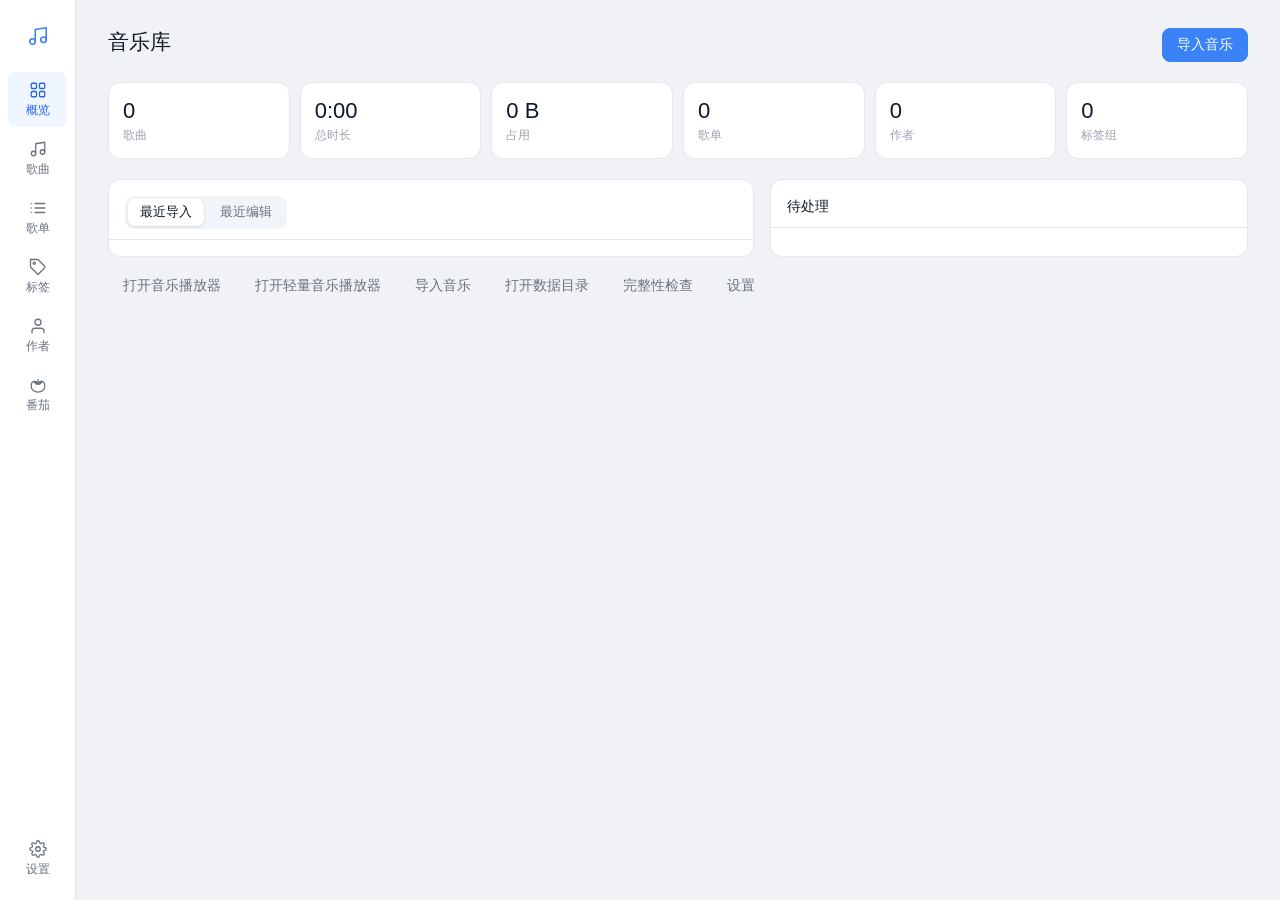
<file: app/ui/manager/index.html>
<!DOCTYPE html>
<html lang="zh-CN" data-theme="light">
<head>
  <meta charset="utf-8">
  <meta name="viewport" content="width=device-width, initial-scale=1">
  <title>音乐库管理器</title>
  <link rel="stylesheet" href="styles.css">
  <script>
    // 首帧前先把主题定下来，避免深色模式下先白一下。
    (function () {
      try {
        var saved = window.localStorage.getItem("theme");
        if (saved === "light" || saved === "dark") {
          document.documentElement.dataset.theme = saved;
        } else if (window.matchMedia("(prefers-color-scheme: dark)").matches) {
          document.documentElement.dataset.theme = "dark";
        }
      } catch (error) {
        /* localStorage 不可用时按浅色处理 */
      }
    })();
  </script>
</head>
<body>
  <div class="app" id="app">
    <nav class="rail" aria-label="主导航">
      <div class="rail-brand" aria-hidden="true">
        <svg viewBox="0 0 24 24"><path d="M9 18V5l12-2v13"/><circle cx="6" cy="18" r="3"/><circle cx="18" cy="16" r="3"/></svg>
      </div>

      <button class="rail-item is-active" data-section="overview">
        <svg viewBox="0 0 24 24" aria-hidden="true">
          <rect x="3" y="3" width="7" height="7" rx="1.5"/>
          <rect x="14" y="3" width="7" height="7" rx="1.5"/>
          <rect x="3" y="14" width="7" height="7" rx="1.5"/>
          <rect x="14" y="14" width="7" height="7" rx="1.5"/>
        </svg>
        <span data-i18n="nav.overview">概览</span>
      </button>

      <button class="rail-item" data-section="songs">
        <svg viewBox="0 0 24 24" aria-hidden="true">
          <path d="M9 18V5l12-2v13"/>
          <circle cx="6" cy="18" r="3"/>
          <circle cx="18" cy="16" r="3"/>
        </svg>
        <span data-i18n="nav.songs">歌曲</span>
      </button>

      <button class="rail-item" data-section="playlists">
        <svg viewBox="0 0 24 24" aria-hidden="true">
          <path d="M8 6h13M8 12h13M8 18h13M3 6h.01M3 12h.01M3 18h.01"/>
        </svg>
        <span data-i18n="nav.playlists">歌单</span>
      </button>

      <button class="rail-item" data-section="tags">
        <svg viewBox="0 0 24 24" aria-hidden="true">
          <path d="M20.59 13.41 12 22 2 12V2h10l8.59 8.59a2 2 0 0 1 0 2.82Z"/>
          <circle cx="7" cy="7" r="1.5"/>
        </svg>
        <span data-i18n="nav.tags">标签</span>
      </button>

      <button class="rail-item" data-section="authors">
        <svg viewBox="0 0 24 24" aria-hidden="true">
          <path d="M20 21v-2a4 4 0 0 0-4-4H8a4 4 0 0 0-4 4v2"/>
          <circle cx="12" cy="7" r="4"/>
        </svg>
        <span data-i18n="nav.authors">作者</span>
      </button>

      <button class="rail-item" data-section="pomodoro">
        <svg viewBox="0 0 24 24" aria-hidden="true">
          <path d="M12 10.4c-1.5-1.8-3.6-2.9-5.9-2.9C3.9 7.5 3 10.6 3 14c0 4.2 4 7.4 9 7.4s9-3.2 9-7.4c0-3.4-.9-6.5-3.1-6.5-2.3 0-4.4 1.1-5.9 2.9Z"/>
          <path d="M12 10.2C10.9 8.1 9.1 7 6.9 6.8c.4 2.1 1.7 3.7 3.8 4.4"/>
          <path d="M12 10.2c1.1-2.1 2.9-3.2 5.1-3.4-.4 2.1-1.7 3.7-3.8 4.4"/>
          <path d="M12 10.2V4.9"/>
        </svg>
        <span data-i18n="nav.pomodoro">番茄</span>
      </button>

      <div class="rail-spacer"></div>

      <button class="rail-item" data-section="settings">
        <svg viewBox="0 0 24 24" aria-hidden="true">
          <circle cx="12" cy="12" r="3"/>
          <path d="M19.4 15a1.65 1.65 0 0 0 .33 1.82l.06.06a2 2 0 1 1-2.83 2.83l-.06-.06a1.65 1.65 0 0 0-1.82-.33 1.65 1.65 0 0 0-1 1.51V21a2 2 0 1 1-4 0v-.09a1.65 1.65 0 0 0-1-1.51 1.65 1.65 0 0 0-1.82.33l-.06.06a2 2 0 1 1-2.83-2.83l.06-.06a1.65 1.65 0 0 0 .33-1.82 1.65 1.65 0 0 0-1.51-1H3a2 2 0 1 1 0-4h.09a1.65 1.65 0 0 0 1.51-1 1.65 1.65 0 0 0-.33-1.82l-.06-.06a2 2 0 1 1 2.83-2.83l.06.06a1.65 1.65 0 0 0 1.82.33H9a1.65 1.65 0 0 0 1-1.51V3a2 2 0 1 1 4 0v.09a1.65 1.65 0 0 0 1 1.51 1.65 1.65 0 0 0 1.82-.33l.06-.06a2 2 0 1 1 2.83 2.83l-.06.06a1.65 1.65 0 0 0-.33 1.82V9a1.65 1.65 0 0 0 1.51 1H21a2 2 0 1 1 0 4h-.09a1.65 1.65 0 0 0-1.51 1Z"/>
        </svg>
        <span data-i18n="nav.settings">设置</span>
      </button>
    </nav>

    <main class="main" id="main">
      <section class="view" data-view="overview">
        <header class="page-head">
          <div class="page-title">
            <h1 data-i18n="overview.title">音乐库</h1>
            <p class="page-sub" id="summary"></p>
          </div>
          <div class="page-actions">
            <button class="btn primary" data-action="import" data-i18n="action.import_music">导入音乐</button>
          </div>
        </header>

        <div class="stats" id="stats">
          <button class="stat" data-target="songs">
            <span class="stat-value" data-stat="musics">0</span>
            <span class="stat-label" data-i18n="overview.stat_songs">歌曲</span>
          </button>
          <button class="stat" data-target="songs">
            <span class="stat-value" data-stat="duration">0:00</span>
            <span class="stat-label" data-i18n="overview.stat_duration">总时长</span>
          </button>
          <button class="stat" data-target="songs">
            <span class="stat-value" data-stat="size">0 B</span>
            <span class="stat-label" data-i18n="overview.stat_size">占用</span>
          </button>
          <button class="stat" data-target="playlists">
            <span class="stat-value" data-stat="playlists">0</span>
            <span class="stat-label" data-i18n="overview.stat_playlists">歌单</span>
          </button>
          <button class="stat" data-target="authors">
            <span class="stat-value" data-stat="authors">0</span>
            <span class="stat-label" data-i18n="overview.stat_authors">作者</span>
          </button>
          <button class="stat" data-target="tags">
            <span class="stat-value" data-stat="tag_groups">0</span>
            <span class="stat-label" data-i18n="overview.stat_tags">标签组</span>
          </button>
        </div>

        <div class="empty" id="overview-empty" hidden>
          <svg class="empty-art" viewBox="0 0 24 24" aria-hidden="true">
            <path d="M9 18V5l12-2v13"/>
            <circle cx="6" cy="18" r="3"/>
            <circle cx="18" cy="16" r="3"/>
          </svg>
          <h2 data-i18n="empty.library_title">库里还没有歌</h2>
          <p data-i18n="empty.library_hint">导入音乐后，这里会显示歌曲、歌单与标签的概况。</p>
          <button class="btn primary" data-action="import" data-i18n="action.import_first">导入第一首歌</button>
        </div>

        <div class="columns" id="overview-columns">
          <section class="card">
            <div class="card-head">
              <div class="tabs" role="tablist">
                <button class="tab is-active" data-tab="imported" role="tab">
                  <span data-i18n="overview.recent_imported">最近导入</span>
                </button>
                <button class="tab" data-tab="edited" role="tab">
                  <span data-i18n="overview.recent_edited">最近编辑</span>
                </button>
              </div>
            </div>
            <ul class="rows" id="recent"></ul>
          </section>

          <section class="card">
            <div class="card-head">
              <h2 class="card-title" data-i18n="overview.issues">待处理</h2>
            </div>
            <ul class="rows" id="issues"></ul>
          </section>
        </div>

        <div class="quick" id="quick">
          <button class="btn ghost" data-action="launch_player" data-i18n="action.open_player">打开音乐播放器</button>
          <button class="btn ghost" data-action="launch_simple" data-i18n="action.open_simple">打开轻量音乐播放器</button>
          <button class="btn ghost" data-action="import" data-i18n="action.import_music">导入音乐</button>
          <button class="btn ghost" data-action="data_dir" data-i18n="action.open_data_dir">打开数据目录</button>
          <button class="btn ghost" data-action="integrity" data-i18n="action.integrity">完整性检查</button>
          <button class="btn ghost" data-action="settings" data-i18n="action.settings">设置</button>
        </div>
      </section>

      <section class="view view--split is-hidden" data-view="songs">
        <aside class="list-pane">
          <header class="pane-head">
            <div class="pane-title">
              <h2 data-i18n="nav.songs">歌曲</h2>
              <p class="pane-sub" id="songs-count"></p>
            </div>
            <button class="btn primary" data-action="import" data-i18n="action.import">导入</button>
          </header>

          <div class="search">
            <svg class="search-icon" viewBox="0 0 24 24" aria-hidden="true">
              <circle cx="11" cy="11" r="7"/>
              <path d="m20 20-3.5-3.5"/>
            </svg>
            <input id="songs-search" type="search" data-i18n-placeholder="songs.search" autocomplete="off">
            <button class="search-clear" id="songs-search-clear" type="button" aria-label="清除" hidden>×</button>
          </div>

          <div class="list-tools">
            <label class="check">
              <input type="checkbox" id="songs-select-all">
              <span data-i18n="action.select_all">全选</span>
            </label>
            <div class="select small" id="songs-sort" role="combobox" tabindex="0"
                 aria-expanded="false" aria-haspopup="listbox" data-value="title">
              <span class="select-value"></span>
              <svg class="select-arrow" viewBox="0 0 12 12" aria-hidden="true">
                <path d="M2.5 4.5L6 8l3.5-3.5"/>
              </svg>
              <div class="select-menu" role="listbox"></div>
            </div>
          </div>

          <ul class="song-list" id="song-list"></ul>

          <div class="selection-bar is-hidden" id="selection-bar">
            <span class="selection-count" id="selection-count"></span>
            <div class="selection-actions">
              <button class="btn soft" data-batch="tags" data-i18n="action.batch_tags">加标签</button>
              <button class="btn soft" data-batch="playlist" data-i18n="action.batch_playlist">加入歌单</button>
              <button class="btn soft" data-batch="export" data-i18n="action.export">导出</button>
              <button class="btn ghost" data-batch="clear" data-i18n="action.clear">取消选择</button>
              <button class="btn danger-ghost" data-batch="delete" data-i18n="song.delete">删除歌曲</button>
            </div>
          </div>
        </aside>

        <section class="detail-pane" id="song-detail"></section>
      </section>

      <section class="view view--split is-hidden" data-view="playlists">
        <aside class="list-pane">
          <header class="pane-head">
            <div class="pane-title">
              <h2 data-i18n="nav.playlists">歌单</h2>
              <p class="pane-sub" id="playlists-count"></p>
            </div>
            <button class="btn primary" id="btn-new-playlist" data-i18n="playlist.new">新建</button>
          </header>

          <div class="search">
            <svg class="search-icon" viewBox="0 0 24 24" aria-hidden="true">
              <circle cx="11" cy="11" r="7"/>
              <path d="m20 20-3.5-3.5"/>
            </svg>
            <input id="playlists-search" type="search" data-i18n-placeholder="playlist.search" autocomplete="off">
            <button class="search-clear" id="playlists-search-clear" type="button" aria-label="清除" hidden>×</button>
          </div>

          <ul class="song-list" id="playlist-list"></ul>
        </aside>

        <section class="detail-pane" id="playlist-detail"></section>
      </section>

      <section class="view view--split is-hidden" data-view="tags">
        <aside class="list-pane">
          <header class="pane-head">
            <div class="pane-title">
              <h2 data-i18n="nav.tags">标签</h2>
              <p class="pane-sub" id="tags-count"></p>
            </div>
            <button class="btn primary" id="btn-new-tag-group" data-i18n="tag.new_group">新建</button>
          </header>

          <div class="search">
            <svg class="search-icon" viewBox="0 0 24 24" aria-hidden="true">
              <circle cx="11" cy="11" r="7"/>
              <path d="m20 20-3.5-3.5"/>
            </svg>
            <input id="tags-search" type="search" data-i18n-placeholder="tag.search" autocomplete="off">
            <button class="search-clear" id="tags-search-clear" type="button" aria-label="清除" hidden>×</button>
          </div>

          <ul class="song-list" id="tag-list"></ul>
        </aside>

        <section class="detail-pane" id="tag-detail"></section>
      </section>

      <section class="view view--split is-hidden" data-view="authors">
        <aside class="list-pane">
          <header class="pane-head">
            <div class="pane-title">
              <h2 data-i18n="nav.authors">作者</h2>
              <p class="pane-sub" id="authors-count"></p>
            </div>
            <button class="btn primary" id="btn-new-author" data-i18n="author.new">新建</button>
          </header>

          <div class="search">
            <svg class="search-icon" viewBox="0 0 24 24" aria-hidden="true">
              <circle cx="11" cy="11" r="7"/>
              <path d="m20 20-3.5-3.5"/>
            </svg>
            <input id="authors-search" type="search" data-i18n-placeholder="author.search" autocomplete="off">
            <button class="search-clear" id="authors-search-clear" type="button" aria-label="清除" hidden>×</button>
          </div>

          <div class="list-tools" id="author-tools" hidden>
            <span class="pane-sub" id="author-empty-count"></span>
            <button class="btn ghost small" data-action="clean_authors" data-i18n="author.clean">清理空作者</button>
          </div>

          <ul class="song-list" id="author-list"></ul>
        </aside>

        <section class="detail-pane" id="author-detail"></section>
      </section>

      <section class="view view--split is-hidden" data-view="pomodoro">
        <aside class="list-pane">
          <header class="pane-head">
            <div class="pane-title">
              <h2 data-i18n="nav.pomodoro">番茄</h2>
              <p class="pane-sub" id="pomodoro-count"></p>
            </div>
          </header>

          <div class="pomodoro-nav" id="pomodoro-nav"></div>
        </aside>

        <section class="detail-pane" id="pomodoro-detail"></section>
      </section>

      <section class="view is-hidden" data-view="settings">
        <header class="page-head">
          <div class="page-title">
            <h1 data-i18n="nav.settings">设置</h1>
            <p class="page-sub" data-i18n="settings.sub">改完即生效，没有保存按钮。</p>
          </div>
        </header>

        <div class="settings">
          <nav class="settings-nav" id="settings-nav" aria-label="设置分页">
            <button class="settings-tab is-active" data-settings="general" data-i18n="settings.general">通用</button>
            <button class="settings-tab" data-settings="manager" data-i18n="settings.manager">音乐库管理器</button>
            <button class="settings-tab" data-settings="simple" data-i18n="settings.simple">轻量音乐播放器</button>
            <button class="settings-tab" data-settings="player" data-i18n="settings.player">音乐播放器</button>
            <button class="settings-tab" data-settings="about" data-i18n="about.title">关于</button>
          </nav>
          <div class="settings-body" id="settings-body"></div>
        </div>
      </section>

      <section class="view is-hidden" data-view="pending">
        <div class="empty">
          <svg class="empty-art" viewBox="0 0 24 24" aria-hidden="true">
            <path d="M12 3v18M3 12h18"/>
          </svg>
          <h2 id="pending-title" data-i18n="section.pending_title">这个分区还在建设中</h2>
          <p data-i18n="section.pending_hint">当前阶段完成了概览与数据层，其余分区会在后续阶段补齐。</p>
        </div>
      </section>
    </main>
  </div>

  <div class="audition" id="audition" hidden>
    <audio id="audition-audio" preload="auto"></audio>
    <div class="audition-title" id="audition-title"></div>
    <button class="icon-btn audition-toggle" id="audition-toggle" type="button" data-playing="false" aria-label="播放">
      <svg class="icon-play" viewBox="0 0 24 24" aria-hidden="true"><path d="M8 5v14l11-7z"/></svg>
      <svg class="icon-pause" viewBox="0 0 24 24" aria-hidden="true"><path d="M7 4h4v16H7zM13 4h4v16h-4z"/></svg>
    </button>
    <span class="audition-time" id="audition-current">0:00</span>
    <input class="range audition-seek" id="audition-seek" type="range" min="0" max="1000" value="0" aria-label="进度">
    <span class="audition-time" id="audition-total">0:00</span>
    <div class="audition-volume">
      <svg class="audition-vol-icon" viewBox="0 0 24 24" aria-hidden="true">
        <path d="M4 9.5h3.5L12 6v12L7.5 14.5H4z"/><path d="M15.5 9a4 4 0 0 1 0 6"/>
      </svg>
      <input class="range audition-vol" id="audition-volume" type="range" min="0" max="100" step="1" value="5" aria-label="试听音量">
      <span class="audition-time" id="audition-volume-value">5%</span>
    </div>
    <button class="icon-btn" id="audition-close" type="button" aria-label="关闭">×</button>
  </div>

  <audio id="pomo-audition" preload="metadata"></audio>

  <aside class="drawer" id="drawer" role="dialog" aria-modal="false" hidden>
    <header class="drawer-head">
      <h2 id="drawer-title"></h2>
      <button class="icon-btn" id="drawer-close" type="button" aria-label="关闭">×</button>
    </header>
    <div class="drawer-body" id="drawer-body"></div>
  </aside>

  <div class="menu" id="menu" role="menu" hidden></div>

  <div class="modal" id="modal" hidden>
    <div class="modal-card" id="modal-card" role="dialog" aria-modal="true" tabindex="-1">
      <header class="modal-head">
        <h2 id="modal-title"></h2>
        <button class="icon-btn" id="modal-close" type="button" aria-label="关闭">×</button>
      </header>
      <div class="modal-body" id="modal-body"></div>
      <footer class="modal-actions" id="modal-actions"></footer>
    </div>
  </div>

  <div class="toast-root" id="toastRoot" role="status" aria-live="polite"></div>

  <!-- 没有构建步骤：按职责拆成多个普通脚本，共享全局作用域，顺序见 docs/architecture.md -->
  <script src="js/core.js"></script>
  <script src="js/navigation.js"></script>
  <script src="js/ui-widgets.js"></script>
  <script src="js/render-overview.js"></script>
  <script src="js/render-songs.js"></script>
  <script src="js/render-playlists.js"></script>
  <script src="js/render-library.js"></script>
  <script src="js/markdown.js"></script>
  <script src="js/render-settings.js"></script>
  <script src="js/render-pomodoro.js"></script>
  <script src="js/stats.js"></script>
  <script src="js/integrity.js"></script>
  <script src="js/import.js"></script>
  <script src="js/actions-library.js"></script>
  <script src="js/actions-songs.js"></script>
  <script src="js/actions-pomodoro.js"></script>
  <script src="js/events-shell.js"></script>
  <script src="js/events-playlists.js"></script>
  <script src="js/events-library.js"></script>
  <script src="js/events-panels.js"></script>
  <script src="js/events-pomodoro.js"></script>
  <script src="js/main.js"></script>
</body>
</html>
</file>
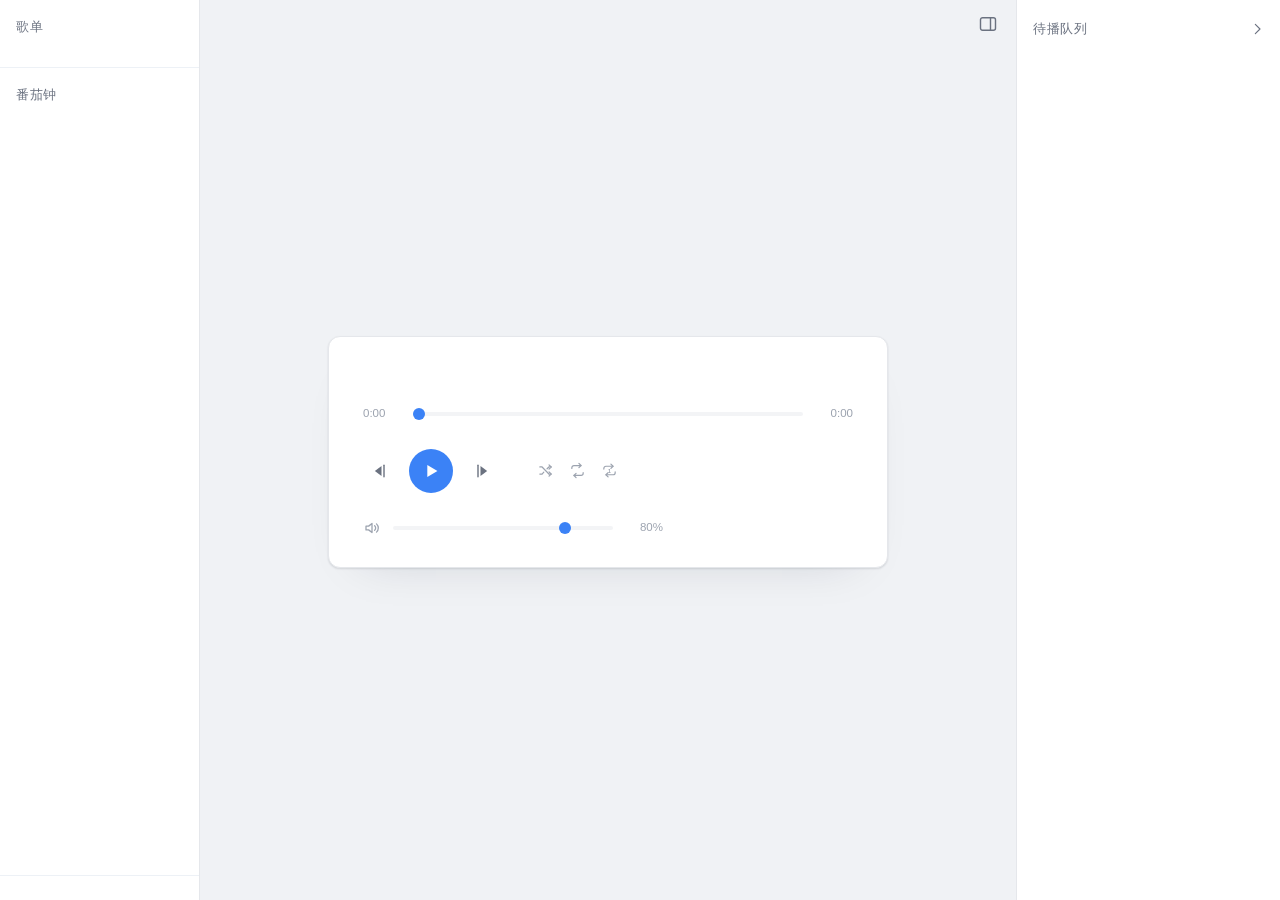
<file: app/ui/player/index.html>
<!DOCTYPE html>
<html lang="zh-CN" data-theme="light">
<head>
  <meta charset="utf-8">
  <meta name="viewport" content="width=device-width, initial-scale=1">
  <title>音乐播放器</title>
  <link rel="stylesheet" href="styles.css">
  <script>
    // 首帧前先把主题定下来，避免深色模式下先白一下。
    (function () {
      try {
        var saved = window.localStorage.getItem("theme");
        if (saved === "light" || saved === "dark") {
          document.documentElement.dataset.theme = saved;
        } else if (window.matchMedia("(prefers-color-scheme: dark)").matches) {
          document.documentElement.dataset.theme = "dark";
        }
      } catch (error) {
        /* localStorage 不可用时按浅色处理 */
      }
    })();
  </script>
</head>
<body>
  <svg class="sprite" aria-hidden="true" focusable="false">
    <symbol id="i-prev" viewBox="0 0 24 24"><path d="M18 5v14"/><path fill="currentColor" stroke="none" d="M15 6L7 12l8 6z"/></symbol>
    <symbol id="i-next" viewBox="0 0 24 24"><path d="M6 5v14"/><path fill="currentColor" stroke="none" d="M9 6l8 6-8 6z"/></symbol>
    <symbol id="i-play" viewBox="0 0 24 24"><path fill="currentColor" stroke="none" d="M8 5.4l11 6.6-11 6.6z"/></symbol>
    <symbol id="i-pause" viewBox="0 0 24 24"><rect fill="currentColor" stroke="none" x="7.4" y="5" width="3.6" height="14" rx="1.2"/><rect fill="currentColor" stroke="none" x="13" y="5" width="3.6" height="14" rx="1.2"/></symbol>
    <symbol id="i-shuffle" viewBox="0 0 24 24"><path d="M4 7h3.2l9.6 10H20"/><path d="M4 17h3.2l2.4-2.6"/><path d="M14.2 9.6L16.8 7H20"/><path d="M17 4l3 3-3 3"/><path d="M17 14l3 3-3 3"/></symbol>
    <symbol id="i-loop" viewBox="0 0 24 24"><path d="M4 9V8a3 3 0 0 1 3-3h10"/><path d="M14 2l3 3-3 3"/><path d="M20 15v1a3 3 0 0 1-3 3H7"/><path d="M10 22l-3-3 3-3"/></symbol>
    <symbol id="i-repeat-one" viewBox="0 0 24 24"><path d="M4 10V9a3 3 0 0 1 3-3h10"/><path d="M14 3l3 3-3 3"/><path d="M20 14v1a3 3 0 0 1-3 3H7"/><path d="M10 21l-3-3 3-3"/><text x="12" y="15.4" text-anchor="middle" font-size="7.5" font-weight="700" fill="currentColor" stroke="none">1</text></symbol>
    <symbol id="i-volume" viewBox="0 0 24 24"><path d="M4 9.5h3.5L12 6v12L7.5 14.5H4z"/><path d="M15.5 9a4 4 0 0 1 0 6"/><path d="M18 6.5a7.5 7.5 0 0 1 0 11"/></symbol>
    <symbol id="i-panel" viewBox="0 0 24 24"><rect x="3" y="4.5" width="18" height="15" rx="2.5"/><path d="M15 4.5v15"/></symbol>
    <symbol id="i-chevron" viewBox="0 0 24 24"><path d="M9.5 5l7 7-7 7"/></symbol>
    <symbol id="i-search" viewBox="0 0 24 24"><circle cx="10.5" cy="10.5" r="6"/><path d="M15 15l4.5 4.5"/></symbol>
    <symbol id="i-close" viewBox="0 0 24 24"><path d="M6 6l12 12"/><path d="M18 6L6 18"/></symbol>
    <symbol id="i-note" viewBox="0 0 24 24"><circle cx="12" cy="12" r="9.2"/><path d="M10.6 16.2V8.4l5.8-1.4v7.4"/><circle cx="8.7" cy="16.4" r="1.9"/><circle cx="14.5" cy="14.6" r="1.9"/></symbol>
  </svg>

  <div class="app" id="app">
    <aside class="sidebar">
      <div class="sidebar-scroll">
        <div class="sidebar-head" data-i18n="player.playlist_header">歌单</div>
        <div class="playlist-list" id="playlists" role="list"></div>
        <div class="sidebar-head sidebar-head--pomodoro" id="pomodoro-head" data-i18n="pomodoro.header">番茄钟</div>
        <div class="playlist-list" id="pomodoros" role="list"></div>
      </div>
      <div class="sidebar-foot" id="mode-label"></div>
    </aside>

    <main class="now">
      <div class="now-top">
        <button class="icon-btn" id="queue-toggle" type="button" aria-controls="queue">
          <svg class="icon" aria-hidden="true"><use href="#i-panel"/></svg>
        </button>
      </div>

      <div class="now-body" id="now-body">
        <section class="playing" id="playing">
          <div class="playing-head" id="track-head" hidden>
            <span class="playing-playlist" id="track-playlist"></span>
            <span class="adapt-badge" id="track-adaptation"></span>
          </div>
          <div class="title-row">
            <h1 class="track-title" id="track-title"></h1>
            <button class="ghost-btn" id="pick-loop" type="button" hidden data-i18n="player.action.pick_loop">选一首循环</button>
          </div>
          <div class="track-authors" id="track-authors"></div>

          <div class="progress-row">
            <span class="time" id="time-elapsed">0:00</span>
            <input class="slider" id="seek" type="range" min="0" max="1000" step="1" value="0" aria-label="进度">
            <span class="time" id="time-total">0:00</span>
          </div>

          <div class="controls">
            <button class="icon-btn" id="prev" type="button" aria-label="上一首" data-i18n-title="player.action.prev">
              <svg class="icon" aria-hidden="true"><use href="#i-prev"/></svg>
            </button>
            <button class="icon-btn play" id="play" type="button" data-playing="false" aria-label="播放">
              <svg class="icon icon-play" aria-hidden="true"><use href="#i-play"/></svg>
              <svg class="icon icon-pause" aria-hidden="true"><use href="#i-pause"/></svg>
            </button>
            <button class="icon-btn" id="next" type="button" aria-label="下一首" data-i18n-title="player.action.next">
              <svg class="icon" aria-hidden="true"><use href="#i-next"/></svg>
            </button>
            <div class="modes" role="group" aria-label="播放模式">
              <button class="mode-btn" type="button" data-mode="shuffle">
                <svg class="icon" aria-hidden="true"><use href="#i-shuffle"/></svg>
              </button>
              <button class="mode-btn" type="button" data-mode="list_loop">
                <svg class="icon" aria-hidden="true"><use href="#i-loop"/></svg>
              </button>
              <button class="mode-btn" type="button" data-mode="repeat_one">
                <svg class="icon" aria-hidden="true"><use href="#i-repeat-one"/></svg>
              </button>
            </div>
          </div>

          <div class="volume-row">
            <span class="volume-icon" aria-hidden="true">
              <svg class="icon" aria-hidden="true"><use href="#i-volume"/></svg>
            </span>
            <input class="slider" id="volume" type="range" min="0" max="100" step="1" value="80" aria-label="音量">
            <span class="volume-value" id="volume-value">80%</span>
          </div>
        </section>

        <section class="empty" id="empty" hidden>
          <svg class="empty-icon" aria-hidden="true"><use href="#i-note"/></svg>
          <h2 id="empty-title"></h2>
          <p id="empty-body"></p>
          <button class="btn primary" id="empty-action" type="button" data-i18n="player.action.open_manager" hidden>打开管理器</button>
        </section>
      </div>

      <section class="pomodoro-detail" id="pomodoro-detail" hidden></section>
    </main>

    <aside class="queue" id="queue">
      <div class="queue-head">
        <span data-i18n="player.queue.title">待播队列</span>
        <button class="icon-btn small" id="queue-collapse" type="button" aria-controls="queue">
          <svg class="icon" aria-hidden="true"><use href="#i-chevron"/></svg>
        </button>
      </div>
      <div class="queue-list" id="queue-list"></div>
    </aside>
  </div>

  <div class="pomo-stage" id="pomo-stage" hidden>
    <div class="pomo-bg" id="pomo-bg"></div>
    <div class="pomo-scrim"></div>

    <div class="pomo-hud">
      <div class="pomo-hud-phase" id="pomo-phase"></div>
      <div class="pomo-hud-time" id="pomo-time">0:00</div>
      <div class="pomo-hud-next" id="pomo-next"></div>
    </div>

    <div class="pomo-hotzone" id="pomo-hotzone"></div>
    <div class="pomo-panel" id="pomo-panel">
      <div class="pomo-panel-head">
        <div class="pomo-panel-title" id="pomo-panel-title"></div>
        <button class="pomo-panel-more" id="pomo-more-open" type="button" data-i18n="action.more">更多</button>
      </div>
      <div class="pomo-panel-phase" id="pomo-panel-phase"></div>
      <label class="pomo-volume">
        <span data-i18n="pomodoro.music_volume">背景音乐</span>
        <input class="slider" id="pomo-music-volume" type="range" min="0" max="100" step="1" value="50">
        <span class="pomo-volume-value" id="pomo-music-volume-value">50%</span>
      </label>
      <label class="pomo-volume">
        <span data-i18n="pomodoro.environment_volume">环境音</span>
        <input class="slider" id="pomo-environment-volume" type="range" min="0" max="100" step="1" value="35">
        <span class="pomo-volume-value" id="pomo-environment-volume-value">35%</span>
      </label>
      <div class="pomo-panel-actions">
        <button class="pomo-action" id="pomo-pause" type="button" data-paused="false">
          <svg class="icon" aria-hidden="true"><use href="#i-pause"/></svg>
          <span id="pomo-pause-label" data-i18n="pomodoro.pause">暂停</span>
        </button>
        <button class="pomo-action" id="pomo-fullscreen" type="button" data-i18n="pomodoro.fullscreen">全屏</button>
        <button class="pomo-action is-danger" id="pomo-exit" type="button" data-i18n="pomodoro.exit">退出</button>
      </div>
    </div>

    <div class="pomo-prep" id="pomo-prep">
      <div class="pomo-prep-name" id="pomo-prep-name"></div>
      <div class="pomo-prep-label" data-i18n="pomodoro.prep">预备</div>
      <div class="pomo-prep-time" id="pomo-prep-time">2:00</div>
      <button class="btn primary" id="pomo-prep-skip" type="button" data-i18n="pomodoro.prep_skip">跳过预备</button>
    </div>

    <div class="pomo-done" id="pomo-done" hidden>
      <div class="pomo-done-card">
        <h2 data-i18n="pomodoro.done_title">完成</h2>
        <div class="pomo-done-stats" id="pomo-done-stats"></div>
        <button class="btn primary" id="pomo-done-close" type="button" data-i18n="pomodoro.done_back">返回</button>
      </div>
    </div>

    <div class="pomo-confirm" id="pomo-confirm" hidden>
      <div class="pomo-confirm-card">
        <h2 id="pomo-confirm-title" data-i18n="pomodoro.exit_title">退出番茄钟</h2>
        <p id="pomo-confirm-body" data-i18n="pomodoro.exit_body">已经计时的时间会保留，确定要退出吗？</p>
        <div class="pomo-confirm-actions">
          <button class="btn ghost" id="pomo-exit-cancel" type="button" data-i18n="pomodoro.exit_cancel">继续计时</button>
          <button class="btn primary" id="pomo-exit-confirm" type="button" data-i18n="pomodoro.exit_confirm">退出</button>
        </div>
      </div>
    </div>
    <div class="pomo-confirm pomo-more" id="pomo-more" hidden>
      <div class="pomo-confirm-card pomo-more-card">
        <h2 data-i18n="pomodoro.more">本次番茄钟设置</h2>
        <p class="pomo-more-hint" data-i18n="pomodoro.more_hint">歌单和顺序改完点「完成」生效。</p>
        <div class="pomo-more-body" id="pomo-more-body"></div>
        <div class="pomo-confirm-actions pomo-more-actions">
          <button class="btn ghost" id="pomo-more-skip" type="button" data-i18n="pomodoro.skip">跳过本段</button>
          <span class="pomo-more-gap"></span>
          <button class="btn ghost" id="pomo-more-cancel" type="button" data-i18n="action.cancel">取消</button>
          <button class="btn primary" id="pomo-more-done" type="button" data-i18n="action.done">完成</button>
        </div>
      </div>
    </div>
  </div>

  <div class="modal" id="picker" hidden>
    <div class="modal-card" role="dialog" aria-modal="true" aria-labelledby="picker-title">
      <div class="modal-head">
        <h2 id="picker-title" data-i18n="player.pick.title">选一首循环</h2>
        <button class="icon-btn small" id="picker-close" type="button" aria-label="关闭">
          <svg class="icon" aria-hidden="true"><use href="#i-close"/></svg>
        </button>
      </div>
      <div class="modal-search">
        <svg class="icon" aria-hidden="true"><use href="#i-search"/></svg>
        <input id="picker-search" type="search" autocomplete="off" data-i18n-placeholder="player.pick.search">
      </div>
      <div class="picker-list" id="picker-list" role="listbox"></div>
      <div class="modal-foot" data-i18n="player.pick.hint"></div>
    </div>
  </div>

  <audio id="audio" preload="metadata"></audio>
  <audio id="pomo-audio" preload="metadata"></audio>
  <!-- 环境音用两个元素接力播放：loop 属性在接缝处会空一拍，双元素交叉淡化才连得上。 -->
  <audio id="pomo-ambient" preload="metadata"></audio>
  <audio id="pomo-ambient-b" preload="metadata"></audio>
  <audio id="pomo-ring" preload="auto"></audio>

  <div class="toast-root" id="toastRoot" role="status" aria-live="polite"></div>
  <!-- 没有构建步骤：按职责拆成多个普通脚本，共享全局作用域，顺序见 docs/architecture.md -->
  <script src="js/core.js"></script>
  <script src="js/render.js"></script>
  <script src="js/playback.js"></script>
  <script src="js/picker.js"></script>
  <script src="js/pomodoro-render.js"></script>
  <script src="js/pomodoro.js"></script>
  <script src="js/events.js"></script>
  <script src="js/main.js"></script>
</body>
</html>
</file>
<file: app/ui/manager/styles.css>
:root {
  color-scheme: light;

  --bg: #f0f2f5;
  --panel: #ffffff;
  --border: #e5e7eb;
  --border-strong: #d1d5db;
  --border-soft: #edf1f6;

  --text: #374151;
  --text-strong: #111827;
  --text-soft: #6b7280;
  --muted: #9ca3af;
  --placeholder: #c3c9d4;

  --surface-sunken: #f9fafb;
  --surface-hover: #f8fafc;
  --surface-active: #f1f5f9;
  --surface-muted: #f3f4f6;

  --blue: #3b82f6;
  --blue-dark: #2563eb;
  --blue-text: #2563eb;
  --blue-soft: #eff6ff;
  --blue-border: #bfdbfe;

  --amber: #f59e0b;
  --amber-soft: #fef3c7;
  --amber-text: #92400e;
  --red: #dc2626;
  --red-soft: #fef2f2;
  --red-text: #b91c1c;

  --shadow: rgba(15, 23, 42, 0.12);
  --shadow-strong: rgba(15, 23, 42, 0.18);
  --backdrop: rgba(15, 23, 42, 0.32);
  --focus-ring: rgba(59, 130, 246, 0.16);
  --toast-bg: #111827;
  --toast-error: #b91c1c;
  --scrollbar: #d3d8e0;
  --scrollbar-hover: #b8bfca;

  --radius: 8px;
  --radius-lg: 12px;
  --ease: cubic-bezier(0.2, 0.7, 0.3, 1);
}

[data-theme="dark"] {
  color-scheme: dark;

  --bg: #14161a;
  --panel: #1c1f24;
  --border: #2a2e35;
  --border-strong: #3a3f47;
  --border-soft: #24282e;

  --text: #d7dbe2;
  --text-strong: #f0f2f5;
  --text-soft: #9aa1ac;
  --muted: #6f7681;
  --placeholder: #5b626d;

  --surface-sunken: #191c21;
  --surface-hover: #24282f;
  --surface-active: #2b3038;
  --surface-muted: #21252b;

  --blue: #4c8df6;
  --blue-dark: #6aa2f9;
  --blue-text: #8ab4f8;
  --blue-soft: #1b2a44;
  --blue-border: #2f4a74;

  --amber: #f5a524;
  --amber-soft: #3a2e12;
  --amber-text: #fcd34d;
  --red: #e5484d;
  --red-soft: #3a1d1f;
  --red-text: #fca5a5;

  --shadow: rgba(0, 0, 0, 0.45);
  --shadow-strong: rgba(0, 0, 0, 0.6);
  --backdrop: rgba(0, 0, 0, 0.55);
  --focus-ring: rgba(76, 141, 246, 0.3);
  --toast-bg: #33383f;
  --toast-error: #b91c1c;
  --scrollbar: #3a4048;
  --scrollbar-hover: #4b525c;
}

* {
  box-sizing: border-box;
}

html,
body {
  height: 100%;
  margin: 0;
}

body {
  background: var(--bg);
  color: var(--text);
  font-family: "Microsoft YaHei", "Segoe UI", "Helvetica Neue", sans-serif;
  font-size: 15px;
  line-height: 1.55;
  overflow: hidden;
  -webkit-font-smoothing: antialiased;
}

button,
input,
select {
  font-family: inherit;
}

.is-hidden {
  display: none !important;
}

/* 作者样式里的 display 会盖掉浏览器对 [hidden] 的默认处理，
   弹窗、菜单、Toast 都靠这个属性开关，必须显式兜底。 */
[hidden] {
  display: none !important;
}

/* ---------- 骨架 ---------- */

.app {
  display: grid;
  grid-template-columns: 76px minmax(0, 1fr);
  height: 100vh;
}

.rail {
  display: flex;
  flex-direction: column;
  gap: 4px;
  min-height: 0;
  padding: 16px 8px 14px;
  background: var(--panel);
  border-right: 1px solid var(--border);
}

.rail-brand {
  display: flex;
  align-items: center;
  justify-content: center;
  height: 40px;
  margin-bottom: 12px;
  color: var(--blue);
}

.rail-brand svg {
  width: 22px;
  height: 22px;
  fill: none;
  stroke: currentColor;
  stroke-width: 1.7;
  stroke-linecap: round;
  stroke-linejoin: round;
}

.rail-spacer {
  flex: 1;
}

.rail-item {
  display: flex;
  flex-direction: column;
  align-items: center;
  gap: 4px;
  padding: 9px 2px;
  border: none;
  border-radius: var(--radius);
  background: transparent;
  color: var(--text-soft);
  font-size: 11.5px;
  line-height: 1.3;
  cursor: pointer;
  transition: background 0.14s ease, color 0.14s ease;
}

.rail-item svg {
  width: 18px;
  height: 18px;
  fill: none;
  stroke: currentColor;
  stroke-width: 1.7;
  stroke-linecap: round;
  stroke-linejoin: round;
}

.rail-item:hover {
  background: var(--surface-hover);
  color: var(--text);
}

.rail-item.is-active {
  background: var(--blue-soft);
  color: var(--blue-text);
}

/* ---------- 主区 ---------- */

.main {
  min-width: 0;
  min-height: 0;
}

.view {
  height: 100%;
  padding: 28px 32px 40px;
  overflow-y: auto;
  animation: view-in 0.2s var(--ease);
}

/* 设置页：标题与左侧分页固定，只有右栏滚动。 */
.view[data-view="settings"] {
  display: grid;
  grid-template-rows: auto minmax(0, 1fr);
  padding: 28px 32px 0;
  overflow: hidden;
}

.view--split {
  display: grid;
  grid-template-columns: 320px minmax(0, 1fr);
  height: 100%;
  padding: 0;
  overflow: hidden;
}

@keyframes view-in {
  from {
    opacity: 0;
    transform: translateY(6px);
  }
  to {
    opacity: 1;
    transform: none;
  }
}

.page-head {
  display: flex;
  align-items: flex-start;
  justify-content: space-between;
  gap: 16px;
  margin-bottom: 20px;
}

.page-title h1 {
  margin: 0;
  font-size: 21px;
  font-weight: 500;
  color: var(--text-strong);
  line-height: 1.35;
}

.page-sub {
  margin: 4px 0 0;
  color: var(--muted);
  font-size: 12.5px;
}

.page-actions {
  display: flex;
  gap: 8px;
  flex: none;
}

/* ---------- 按钮 ---------- */

.btn {
  display: inline-flex;
  align-items: center;
  justify-content: center;
  gap: 6px;
  height: 34px;
  padding: 0 14px;
  border: 1px solid var(--border-strong);
  border-radius: var(--radius);
  background: var(--panel);
  color: var(--text);
  font-size: 13.5px;
  cursor: pointer;
  transition: background 0.14s ease, border-color 0.14s ease, color 0.14s ease,
    transform 0.08s ease;
}

.btn:hover {
  background: var(--surface-sunken);
  border-color: var(--muted);
}

.btn:active {
  transform: translateY(1px);
}

.btn.primary {
  border-color: var(--blue);
  background: var(--blue);
  color: #fff;
}

.btn.primary:hover {
  border-color: var(--blue-dark);
  background: var(--blue-dark);
}

.btn.ghost {
  border-color: transparent;
  background: transparent;
  color: var(--text-soft);
}

.btn.ghost:hover {
  background: var(--surface-active);
  color: var(--text);
}

.btn.soft {
  border-color: transparent;
  background: transparent;
  color: var(--text);
}

.btn.soft:hover {
  background: var(--blue-soft);
  color: var(--blue-text);
}

.btn.danger-ghost {
  border-color: transparent;
  background: transparent;
  color: var(--red-text);
}

.btn.danger-ghost:hover {
  background: var(--red-soft);
}

.btn.danger {
  border-color: var(--red);
  background: var(--red);
  color: #fff;
}

.btn.danger:hover {
  border-color: var(--red-text);
  background: var(--red-text);
}

.btn.small {
  height: 28px;
  padding: 0 10px;
  font-size: 12.5px;
}

.btn:disabled {
  border-color: var(--border);
  background: var(--surface-muted);
  color: var(--muted);
  cursor: default;
  transform: none;
}

.icon-btn {
  transition:
    background 0.14s ease,
    color 0.14s ease,
    transform 0.12s ease;
  display: inline-flex;
  align-items: center;
  justify-content: center;
  width: 28px;
  height: 28px;
  padding: 0;
  border: none;
  border-radius: 6px;
  background: transparent;
  color: var(--muted);
  font-size: 18px;
  line-height: 1;
  cursor: pointer;
}

.icon-btn:active:not(:disabled) {
  transform: scale(0.92);
}

.icon-btn:hover {
  background: var(--surface-active);
  color: var(--text);
}

/* ---------- 数据卡片 ---------- */

.stats {
  display: grid;
  grid-template-columns: repeat(6, minmax(0, 1fr));
  gap: 10px;
  margin-bottom: 20px;
}

.stat {
  display: flex;
  flex-direction: column;
  gap: 2px;
  padding: 14px;
  border: 1px solid var(--border);
  border-radius: var(--radius-lg);
  background: var(--panel);
  text-align: left;
  cursor: pointer;
  transition: border-color 0.14s ease, background 0.14s ease, transform 0.08s ease;
}

.stat:hover {
  border-color: var(--border-strong);
  background: var(--surface-hover);
}

.stat:active {
  transform: translateY(1px);
}

.stat-value {
  overflow: hidden;
  color: var(--text-strong);
  font-size: 22px;
  font-weight: 500;
  line-height: 1.25;
  white-space: nowrap;
  text-overflow: ellipsis;
}

.stat-label {
  color: var(--muted);
  font-size: 12px;
}

/* ---------- 卡片与列表 ---------- */

.columns {
  display: grid;
  grid-template-columns: minmax(0, 1.35fr) minmax(0, 1fr);
  gap: 16px;
}

.card {
  min-width: 0;
  padding: 0;
  background: var(--panel);
  border: 1px solid var(--border);
  border-radius: var(--radius-lg);
}

.card-head {
  display: flex;
  align-items: center;
  justify-content: space-between;
  gap: 12px;
  padding: 16px 16px 10px;
  border-bottom: 1px solid var(--border);
}

.card-title {
  margin: 0;
  color: var(--text-strong);
  font-size: 14px;
  font-weight: 500;
}

/* 卡片标题下面画一条比行分隔线更重的线。
   线的上下各留 10px 左右：上面是标题的内边距，下面是第一行自己的 padding-top，
   所以这里不能再加 margin-bottom，否则线会明显贴着标题、远离内容。 */
.card > .card-title,
.card > .card-tools,
.card > .card-heading {
  padding-top: 4px;
  padding-bottom: 10px;
  border-bottom: 1px solid var(--border);
}

.card-hint {
  margin: 6px 0 0;
  color: var(--muted);
  font-size: 12px;
  line-height: 1.6;
}

.card-heading + :is(.field-row, .toggle-row, .settings-row, .adapt-row, .tag-edit-row, .filter-row),
.card-tools + :is(.field-row, .toggle-row, .settings-row, .adapt-row, .tag-edit-row, .filter-row) {
  border-top: none;
}

/* 卡片底部的操作条：分隔线在上，按钮在下。 */
.card-foot {
  display: flex;
  justify-content: flex-end;
  gap: 8px;
  margin-top: 0;
  padding-top: 10px;
  border-top: 1px solid var(--border);
}

.tabs {
  display: flex;
  gap: 4px;
  padding: 3px;
  border-radius: 9px;
  background: var(--surface-active);
}

.tab {
  padding: 5px 12px;
  border: none;
  border-radius: 7px;
  background: transparent;
  color: var(--text-soft);
  font-size: 12.5px;
  cursor: pointer;
  transition: background 0.14s ease, color 0.14s ease;
}

.tab:hover {
  color: var(--text);
}

.tab.is-active {
  background: var(--panel);
  color: var(--text-strong);
  box-shadow: 0 1px 3px var(--shadow);
}

/* 卡片里的行列表：卡片自己没有内边距时，靠这一圈 8px 让行不贴边。 */
.rows {
  display: flex;
  flex-direction: column;
  margin: 0;
  padding: 8px;
  list-style: none;
}

/* 番茄详情里的卡片已经有 18px 内边距：列表不再左右缩进，悬停底色与卡片标题
   左对齐；行内保留 10px，文字才不会贴着底色的左边。 */
.rows--flush {
  padding: 2px 0 0;
}

.rows--flush .row {
  padding: 7px 10px;
}

.row {
  display: flex;
  align-items: center;
  gap: 12px;
  padding: 8px 10px;
  border-radius: var(--radius);
  transition: background 0.14s ease;
}

.row.is-clickable {
  cursor: pointer;
}

.row:hover {
  background: var(--surface-hover);
}

.row-body {
  min-width: 0;
  flex: 1;
}

.row-title {
  display: block;
  overflow: hidden;
  color: var(--text);
  font-size: 13.5px;
  white-space: nowrap;
  text-overflow: ellipsis;
}

.row-sub {
  display: block;
  overflow: hidden;
  color: var(--muted);
  font-size: 12px;
  white-space: nowrap;
  text-overflow: ellipsis;
}

.row-time {
  flex: none;
  color: var(--muted);
  font-size: 11.5px;
}

.row-mark {
  flex: none;
  width: 7px;
  height: 7px;
  border-radius: 50%;
  background: var(--amber);
}

.row-empty {
  padding: 22px 10px;
  color: var(--muted);
  font-size: 12.5px;
  text-align: center;
}

.quick {
  display: flex;
  flex-wrap: wrap;
  gap: 4px;
  margin-top: 12px;
}

/* ---------- 列表栏 ---------- */

.list-pane {
  display: flex;
  flex-direction: column;
  min-width: 0;
  min-height: 0;
  padding: 24px 16px 0;
  background: var(--panel);
  border-right: 1px solid var(--border);
}

.pane-head {
  display: flex;
  align-items: flex-start;
  justify-content: space-between;
  gap: 10px;
  margin-bottom: 14px;
}

.pane-title h2 {
  margin: 0;
  color: var(--text-strong);
  font-size: 17px;
  font-weight: 500;
  line-height: 1.35;
}

.pane-sub {
  margin: 2px 0 0;
  color: var(--muted);
  font-size: 12px;
}

.search {
  position: relative;
  display: flex;
  align-items: center;
}

.search-icon {
  position: absolute;
  left: 10px;
  width: 14px;
  height: 14px;
  fill: none;
  stroke: var(--muted);
  stroke-width: 1.6;
  stroke-linecap: round;
  pointer-events: none;
}

.search input {
  width: 100%;
  height: 34px;
  padding: 0 30px 0 31px;
  border: 1px solid var(--border);
  border-radius: var(--radius);
  background: var(--surface-sunken);
  color: var(--text);
  font-size: 13px;
  transition:
    border-color 0.16s var(--ease),
    box-shadow 0.16s var(--ease),
    background 0.16s var(--ease);
}

.search input::placeholder {
  color: var(--muted);
}

.search input:focus {
  outline: none;
  border-color: var(--blue);
  background: var(--panel);
  box-shadow: 0 0 0 3px var(--focus-ring);
}

.search-clear {
  position: absolute;
  right: 5px;
  width: 22px;
  height: 22px;
  padding: 0;
  border: none;
  border-radius: 50%;
  background: transparent;
  color: var(--muted);
  font-size: 15px;
  line-height: 1;
  cursor: pointer;
}

.search-clear:hover {
  background: var(--surface-active);
  color: var(--text);
}

.list-tools {
  display: flex;
  align-items: center;
  justify-content: space-between;
  gap: 8px;
  margin-top: 10px;
  padding-bottom: 8px;
  border-bottom: 1px solid var(--border-soft);
}

/* ---------- 复选框 ---------- */

/* 原生勾在不同缩放与深色模式下观感不一致，这里统一自绘：
   方框 + 白色对勾，选中填蓝，半选画横杠。 */
input[type="checkbox"] {
  position: relative;
  flex: none;
  width: 15px;
  height: 15px;
  margin: 0;
  border: 1.5px solid var(--border-strong);
  border-radius: 4px;
  background: var(--panel);
  appearance: none;
  cursor: pointer;
  transition:
    background 0.14s var(--ease),
    border-color 0.14s var(--ease);
}

input[type="checkbox"]:hover {
  border-color: var(--blue);
}

input[type="checkbox"]:checked,
input[type="checkbox"]:indeterminate {
  border-color: var(--blue);
  background: var(--blue);
}

@keyframes check-in {
  from {
    opacity: 0;
    transform: translate(-50%, calc(-50% - 1.6px)) rotate(42deg) scale(0.4);
  }
}

@keyframes dash-in {
  from {
    opacity: 0;
    transform: scaleX(0.2);
  }
}

input[type="checkbox"]:checked::after {
  animation: check-in 0.14s var(--ease);
  content: "";
  position: absolute;
  top: 50%;
  left: 50%;
  width: 4px;
  height: 8px;
  border: solid #fff;
  border-width: 0 1.8px 1.8px 0;
  transform: translate(-50%, calc(-50% - 1.6px)) rotate(42deg);
}

input[type="checkbox"]:indeterminate::after {
  animation: dash-in 0.14s var(--ease);
  content: "";
  position: absolute;
  top: 50%;
  left: 50%;
  width: 7px;
  height: 1.8px;
  margin: -0.9px 0 0 -3.5px;
  border-radius: 1px;
  background: #fff;
}

input[type="checkbox"]:focus-visible {
  outline: 2px solid var(--blue);
  outline-offset: 2px;
}

input[type="checkbox"]:disabled {
  opacity: 0.45;
  cursor: not-allowed;
}

.check {
  display: inline-flex;
  align-items: center;
  gap: 6px;
  color: var(--text-soft);
  font-size: 12.5px;
  cursor: pointer;
  user-select: none;
}

/* 自绘下拉框：原生 select 的弹出层由系统渲染，深色模式下无法控制。 */
.select {
  position: relative;
  display: flex;
  align-items: center;
  height: 34px;
  padding: 0 34px 0 11px;
  border: 1px solid var(--border-strong);
  border-radius: var(--radius);
  background: var(--panel);
  color: var(--text);
  font-size: 14px;
  cursor: pointer;
  user-select: none;
  transition: border-color 0.14s ease, box-shadow 0.14s ease;
}

.select:hover {
  border-color: var(--muted);
}

.select:focus-visible,
.select.open {
  outline: none;
  border-color: var(--blue);
  box-shadow: 0 0 0 3px var(--focus-ring);
}

.select-value {
  flex: 1;
  overflow: hidden;
  white-space: nowrap;
  text-overflow: ellipsis;
}

.select-arrow {
  position: absolute;
  right: 11px;
  width: 12px;
  height: 12px;
  fill: none;
  stroke: var(--muted);
  stroke-width: 1.6;
  stroke-linecap: round;
  stroke-linejoin: round;
  transition: transform 0.16s var(--ease);
}

.select.open .select-arrow {
  transform: rotate(180deg);
}

.select-menu {
  position: absolute;
  z-index: 20;
  top: calc(100% + 6px);
  left: 0;
  right: 0;
  display: none;
  min-width: 100%;
  max-height: 240px;
  padding: 6px;
  overflow-y: auto;
  border: 1px solid var(--border);
  border-radius: 10px;
  background: var(--panel);
  box-shadow: 0 12px 28px var(--shadow);
}

.select.open .select-menu {
  display: block;
  animation: menu-in 0.14s var(--ease);
}

.select-option {
  display: block;
  width: 100%;
  padding: 8px 10px;
  border: none;
  border-radius: 6px;
  background: transparent;
  color: var(--text);
  font-family: inherit;
  font-size: 13.5px;
  text-align: left;
  cursor: pointer;
}

.select-option:hover {
  background: var(--surface-active);
}

.select-option.active {
  background: var(--blue-soft);
  color: var(--blue-text);
  font-weight: 500;
}

/* 工具栏里的紧凑变体，弹层仍然按标准尺寸展开。 */
.select.small {
  height: 28px;
  padding: 0 26px 0 8px;
  border-radius: 6px;
  font-size: 12.5px;
}

.select.small .select-arrow {
  right: 8px;
  width: 10px;
  height: 10px;
}

/* 小型下拉的菜单和控件左对齐，宽度至少和控件一致，选项长了再自然撑开。 */
.select.small .select-menu {
  right: auto;
  left: 0;
  min-width: 100%;
  padding: 4px;
}

.select.small .select-option {
  padding: 6px 8px;
  font-size: 12.5px;
}

/* 语言下拉：选项长短不一，给个下限，切换时宽度不跳。 */
.select.select-language {
  min-width: 200px;
}

/* 首次运行只有一个控件，让它撑满卡片，和上面的说明段落对齐。 */
.select.firstrun-select {
  width: 100%;
}

.song-list {
  display: flex;
  flex: 1;
  flex-direction: column;
  gap: 4px;
  min-height: 0;
  margin: 6px -6px 0;
  padding: 0 6px 10px;
  overflow-y: auto;
  list-style: none;
}

.song-row {
  display: flex;
  align-items: center;
  gap: 8px;
  padding: 8px;
  border: 1px solid transparent;
  border-radius: var(--radius);
  cursor: default;
  transition: background 0.14s ease, border-color 0.14s ease;
}

.song-row:hover {
  background: var(--surface-hover);
}

.song-row.is-selected {
  border-color: var(--blue-border);
  background: var(--blue-soft);
}

.song-row.is-active .song-title {
  color: var(--blue-text);
  font-weight: 500;
}

.song-row.is-missing .song-title {
  color: var(--muted);
  text-decoration: line-through;
}

.song-check {
  flex: none;
  margin: 0;
  opacity: 0;
  cursor: pointer;
}

.song-row:hover .song-check,
.song-row.is-selected .song-check {
  opacity: 1;
}

.song-body {
  min-width: 0;
  flex: 1;
}

.song-title {
  display: block;
  overflow: hidden;
  color: var(--text);
  font-size: 13.5px;
  white-space: nowrap;
  text-overflow: ellipsis;
}

.song-sub {
  display: block;
  overflow: hidden;
  color: var(--muted);
  font-size: 11.5px;
  white-space: nowrap;
  text-overflow: ellipsis;
}

.song-dot {
  flex: none;
  width: 6px;
  height: 6px;
  border-radius: 50%;
  background: var(--amber);
}

.song-dot.is-missing {
  background: var(--red);
}

.selection-bar {
  display: flex;
  flex-direction: column;
  gap: 6px;
  margin: 0 -16px;
  padding: 12px 16px;
  border-top: 1px solid var(--border);
  background: var(--panel);
  animation: bar-in 0.16s var(--ease);
}

@keyframes bar-in {
  from {
    opacity: 0;
    transform: translateY(6px);
  }
  to {
    opacity: 1;
    transform: none;
  }
}

.selection-count {
  color: var(--text-soft);
  font-size: 12.5px;
}

.selection-actions {
  display: flex;
  flex-wrap: wrap;
  gap: 2px;
}

/* 左栏只有二百多像素，五个动作按默认尺寸会挤成三行；收紧一点刚好两行。 */
.selection-actions .btn {
  height: 28px;
  padding: 0 8px;
  font-size: 12.5px;
}

/* ---------- 详情 ---------- */

.detail-pane {
  min-width: 0;
  min-height: 0;
  padding: 24px 32px 48px;
  overflow-y: auto;
}

.detail-empty {
  display: flex;
  flex-direction: column;
  align-items: center;
  justify-content: center;
  gap: 6px;
  height: 100%;
  min-height: 320px;
  text-align: center;
}

.detail-empty .empty-art {
  width: 72px;
  height: 72px;
  margin-bottom: 8px;
}

.detail-empty h2 {
  margin: 0;
  color: var(--text-strong);
  font-size: 16px;
  font-weight: 500;
}

.detail-empty p {
  margin: 0;
  color: var(--muted);
  font-size: 13px;
}

.detail-head {
  display: flex;
  align-items: flex-start;
  justify-content: space-between;
  gap: 16px;
  margin-bottom: 16px;
}

.detail-title {
  min-width: 0;
}

.detail-title h2 {
  margin: 0;
  overflow: hidden;
  color: var(--text-strong);
  font-size: 21px;
  font-weight: 500;
  line-height: 1.35;
  white-space: nowrap;
  text-overflow: ellipsis;
}

.detail-meta {
  display: flex;
  flex-wrap: wrap;
  gap: 6px;
  margin-top: 6px;
  color: var(--muted);
  font-size: 12.5px;
}

.detail-tools {
  display: flex;
  gap: 4px;
  flex: none;
}

.detail-pane .card {
  margin-bottom: 14px;
  padding: 10px 18px;
}

/* 没有标题的卡片，第一行直接贴卡片上沿，不再叠一层行内 padding。 */
.detail-pane .card > .field-row:first-child {
  padding-top: 0;
}

/* 最后一行不再需要行间距，留白交给卡片自己的下内边距。 */
.detail-pane .card > :is(.field-row, .toggle-row, .settings-row, .adapt-row):last-child,
.settings .card > .settings-row:last-child {
  padding-bottom: 0;
}

/* 列表行靠自身上下 padding 居中，卡片下边距补足 10px。 */
.detail-pane .card.card--list {
  padding-bottom: 2px;
}

/* 作者的作品列表：行是整块可点的「按钮」，最后一行离下边框要留出与别处
   一致的呼吸空间，行内左侧也要比纯文字列表多缩进一点。 */
.detail-pane .card.card--works {
  padding-bottom: 10px;
}

.entry-list--works .entry-row {
  padding-left: 12px;
  padding-right: 12px;
}

.field-row {
  display: grid;
  grid-template-columns: 64px minmax(0, 1fr);
  align-items: center;
  gap: 14px;
  padding: 10px 0;
  border-top: 1px solid var(--border-soft);
}

.field-row:first-of-type {
  border-top: none;
}

/* 多行内容（标签组）让标签回到顶部，其余行一律中线对齐。 */
.field-row--top {
  align-items: start;
}

.field-label {
  color: var(--text-soft);
  font-size: 12.5px;
}

.field-row--top .field-label {
  padding-top: 6px;
}

.field-body {
  min-width: 0;
}

.input {
  width: 100%;
  height: 34px;
  padding: 0 10px;
  border: 1px solid var(--border-strong);
  border-radius: var(--radius);
  background: var(--panel);
  color: var(--text);
  font-size: 14px;
  transition:
    border-color 0.16s var(--ease),
    box-shadow 0.16s var(--ease),
    background 0.16s var(--ease);
}

.input:focus {
  outline: none;
  border-color: var(--blue);
  box-shadow: 0 0 0 3px var(--focus-ring);
}

.input.invalid {
  border-color: var(--red);
  box-shadow: 0 0 0 3px rgba(239, 68, 68, 0.14);
}

.chips {
  display: flex;
  flex-wrap: wrap;
  gap: 6px;
}

.chip {
  display: inline-flex;
  align-items: center;
  gap: 6px;
  height: 28px;
  padding: 0 10px;
  border: 1px solid var(--border);
  border-radius: 999px;
  background: var(--panel);
  color: var(--text);
  font-size: 12.5px;
}

.chip-toggle {
  height: 28px;
  padding: 0 12px;
  border: 1px solid var(--border-strong);
  border-radius: 999px;
  background: var(--panel);
  color: var(--text);
  font-size: 12.5px;
  cursor: pointer;
  transition:
    background 0.28s ease,
    border-color 0.28s ease,
    color 0.28s ease;
}

.chip-toggle:hover {
  border-color: var(--muted);
  background: var(--surface-sunken);
}

.chip-toggle.is-on {
  border-color: var(--blue);
  background: var(--blue-soft);
  color: var(--blue-text);
}

.tag-group {
  padding: 6px 0;
}

.tag-group + .tag-group {
  border-top: 1px solid var(--border-soft);
}

.tag-group-head {
  display: flex;
  align-items: center;
  gap: 8px;
  margin-bottom: 6px;
  color: var(--text-soft);
  font-size: 12px;
}

.tag-flag {
  padding: 0 7px;
  border-radius: 999px;
  background: var(--surface-muted);
  color: var(--muted);
  font-size: 11px;
  line-height: 1.7;
}

.tag-group.is-warn .tag-flag {
  background: var(--amber-soft);
  color: var(--amber-text);
}

.tag-hint {
  margin: 6px 0 0;
  color: var(--amber-text);
  font-size: 12px;
}

.mono {
  font-family: Consolas, "Courier New", monospace;
  font-size: 12.5px;
}

.file-line {
  display: flex;
  align-items: center;
  gap: 8px;
  min-width: 0;
}

.file-line .mono {
  overflow: hidden;
  white-space: nowrap;
  text-overflow: ellipsis;
}

/* ---------- 歌单 ---------- */

.badge {
  flex: none;
  padding: 1px 8px;
  border-radius: 999px;
  background: var(--surface-muted);
  color: var(--text-soft);
  font-size: 11px;
  line-height: 1.8;
}

.badge.is-builtin {
  background: var(--blue-soft);
  color: var(--blue-text);
}

.detail-hint {
  margin: 4px 0 0;
  color: var(--muted);
  font-size: 12px;
}

.detail-error {
  margin: 4px 0 0;
  color: var(--red-text);
  font-size: 12.5px;
}

/* 错误卡片：浅色是红框 + 淡红底 + 红字；深色反过来用红底白字，
   这样在暗色界面里也能一眼看出「这里坏了」。 */
.error-card {
  margin: 12px 0 10px;
  padding: 12px 14px;
  border: 1px solid var(--red);
  border-radius: var(--radius);
  background: var(--red-soft);
  color: var(--red-text);
  font-size: 12.5px;
  line-height: 1.65;
}

.error-card-title {
  margin-bottom: 4px;
  font-size: 13px;
  font-weight: 600;
}

.error-card-text {
  margin: 0;
  word-break: break-word;
}

.error-card-hint {
  margin: 6px 0 0;
  opacity: 0.82;
}

[data-theme="dark"] .error-card {
  border-color: transparent;
  background: var(--red);
  color: #ffffff;
}

/* 删除确认里的从属关系清单：全部列出来，装不下就在框里滚动。 */
.deps {
  margin-top: 12px;
  padding: 10px 12px;
  border: 1px solid var(--border);
  border-radius: var(--radius);
  background: var(--surface-sunken);
}

.deps-title {
  margin: 0 0 6px;
  color: var(--text-soft);
  font-size: 12px;
}

.deps-list {
  display: flex;
  flex-direction: column;
  gap: 5px;
  /* 清单可能有几十项：固定高度、框内滚动，弹窗本身不会被撑到屏幕外。 */
  max-height: 184px;
  margin: 0;
  padding: 0 4px 0 0;
  overflow-y: auto;
  overscroll-behavior: contain;
  list-style: none;
}

.deps-list li {
  display: flex;
  align-items: baseline;
  gap: 8px;
  min-width: 0;
  font-size: 12.5px;
}

.dep-kind {
  flex: none;
  padding: 0 6px;
  border-radius: 999px;
  background: var(--surface-muted);
  color: var(--muted);
  font-size: 11px;
  line-height: 1.7;
}

.dep-name {
  overflow: hidden;
  color: var(--text);
  white-space: nowrap;
  text-overflow: ellipsis;
}

.entry-list {
  margin: 0;
  padding: 10px 0 0;
  list-style: none;
}

.entry-row {
  display: flex;
  align-items: center;
  gap: 10px;
  padding: 8px 6px;
  border: 1px solid transparent;
  border-radius: var(--radius);
  transition: background 0.14s ease, box-shadow 0.14s ease, opacity 0.14s ease;
}

.entry-row:hover {
  background: var(--surface-hover);
}

.grip {
  flex: none;
  width: 12px;
  color: var(--muted);
  font-size: 11px;
  letter-spacing: -2px;
  cursor: grab;
  user-select: none;
}

.entry-body {
  min-width: 0;
  flex: 1;
}

.entry-title {
  display: block;
  overflow: hidden;
  color: var(--text);
  font-size: 13.5px;
  white-space: nowrap;
  text-overflow: ellipsis;
}

.entry-sub {
  display: block;
  overflow: hidden;
  color: var(--muted);
  font-size: 11.5px;
  white-space: nowrap;
  text-overflow: ellipsis;
}

.filter-row {
  display: grid;
  /* 手柄 · 包含方式 · 对象 · 取值 · 删除 */
  grid-template-columns: 16px 86px 92px minmax(0, 1fr) auto;
  align-items: center;
  gap: 8px;
  padding: 8px 0;
  border-top: 1px solid var(--border-soft);
}

.filter-tools {
  display: flex;
  gap: 1px;
}

.filter-values {
  display: flex;
  align-items: center;
  gap: 6px;
  min-width: 0;
}

.filter-values .btn {
  flex: none;
}

.filter-summary {
  min-width: 0;
  overflow: hidden;
  color: var(--text-soft);
  font-size: 12.5px;
  white-space: nowrap;
  text-overflow: ellipsis;
}

.card-tools {
  display: flex;
  align-items: center;
  justify-content: space-between;
  gap: 10px;
}

/* ---------- 分段控件 ---------- */

.seg {
  display: inline-flex;
  gap: 4px;
  padding: 3px;
  border-radius: 9px;
  background: var(--surface-muted);
}

.seg-item {
  padding: 6px 16px;
  border: none;
  border-radius: 7px;
  background: transparent;
  color: var(--text-soft);
  font-size: 13.5px;
  cursor: pointer;
  transition: background 0.14s ease, color 0.14s ease, box-shadow 0.14s ease;
}

.seg-item:hover {
  color: var(--text);
}

.seg-item.is-active {
  background: var(--panel);
  color: var(--text-strong);
  box-shadow: 0 1px 3px var(--shadow);
}

/* 撑满一行的分段控件（首次运行的语言选择）：语言名长短不一，平分宽度，
   放不下就省略，别把弹窗顶宽。 */
.seg--block {
  display: flex;
  width: 100%;
}

.seg--block .seg-item {
  flex: 1;
  min-width: 0;
  overflow: hidden;
  white-space: nowrap;
  text-overflow: ellipsis;
}

/* ---------- 空状态 ---------- */

.empty {
  display: flex;
  flex-direction: column;
  align-items: center;
  justify-content: center;
  gap: 6px;
  min-height: 320px;
  padding: 40px 20px;
  text-align: center;
  animation: view-in 0.24s var(--ease);
}

.empty-art {
  width: 88px;
  height: 88px;
  margin-bottom: 10px;
  fill: none;
  stroke: var(--border-strong);
  stroke-width: 1.5;
  stroke-linecap: round;
  stroke-linejoin: round;
}

.empty h2 {
  margin: 0;
  color: var(--text-strong);
  font-size: 17px;
  font-weight: 500;
}

.empty p {
  margin: 0;
  max-width: 420px;
  color: var(--muted);
  font-size: 13px;
}

.empty .btn {
  margin-top: 12px;
}

/* ---------- 菜单 ---------- */

.menu {
  position: fixed;
  z-index: 40;
  min-width: 150px;
  padding: 5px;
  border: 1px solid var(--border);
  border-radius: 10px;
  background: var(--panel);
  box-shadow: 0 12px 28px var(--shadow-strong);
  animation: menu-in 0.14s var(--ease);
}

@keyframes menu-in {
  from {
    opacity: 0;
    transform: translateY(-4px);
  }
  to {
    opacity: 1;
    transform: none;
  }
}

.menu-item {
  transition:
    background 0.14s ease,
    color 0.14s ease;
  display: block;
  width: 100%;
  padding: 7px 10px;
  border: none;
  border-radius: 6px;
  background: transparent;
  color: var(--text);
  font-size: 13px;
  text-align: left;
  cursor: pointer;
}

.menu-item:hover {
  background: var(--surface-active);
}

/* ---------- 弹窗 ---------- */

.modal {
  position: fixed;
  inset: 0;
  z-index: 50;
  display: flex;
  align-items: center;
  justify-content: center;
  padding: 24px;
  background: var(--backdrop);
  animation: fade-in 0.16s ease;
}

@keyframes fade-in {
  from {
    opacity: 0;
  }
  to {
    opacity: 1;
  }
}

.modal.is-closing {
  animation: fade-out 0.16s ease forwards;
}

.modal.is-closing .modal-card {
  animation: card-out 0.16s var(--ease) forwards;
}

.modal-card {
  display: flex;
  flex-direction: column;
  width: min(620px, 100%);
  max-height: 82vh;
  border-radius: var(--radius-lg);
  background: var(--panel);
  box-shadow: 0 18px 48px var(--shadow-strong);
  overflow: hidden;
  animation: card-in 0.2s var(--ease);
}

.modal-card.wide {
  width: min(760px, 100%);
}

@keyframes fade-out {
  to {
    opacity: 0;
  }
}

@keyframes card-out {
  to {
    opacity: 0;
    transform: translateY(6px) scale(0.985);
  }
}

@keyframes card-in {
  from {
    opacity: 0;
    transform: scale(0.97) translateY(6px);
  }
  to {
    opacity: 1;
    transform: none;
  }
}

.modal-head {
  display: flex;
  align-items: center;
  justify-content: space-between;
  gap: 12px;
  padding: 16px 20px 10px;
}

.modal-head h2 {
  margin: 0;
  color: var(--text-strong);
  font-size: 15.5px;
  font-weight: 500;
}

.modal-body {
  min-height: 0;
  padding: 0 20px 12px;
  overflow-y: auto;
}

.modal-actions {
  display: flex;
  justify-content: flex-end;
  gap: 8px;
  padding: 12px 20px 16px;
  border-top: 1px solid var(--border);
}

.modal-note {
  margin: 0 0 10px;
  color: var(--muted);
  font-size: 12.5px;
}

.pick {
  display: grid;
  grid-template-columns: minmax(0, 1fr) minmax(0, 1fr);
  gap: 14px;
}

.pick-col {
  display: flex;
  flex-direction: column;
  gap: 8px;
  min-width: 0;
}

.pick-title {
  color: var(--text-soft);
  font-size: 12px;
}

.pick-list {
  min-height: 200px;
  max-height: 300px;
  margin: 0;
  padding: 4px;
  overflow-y: auto;
  border: 1px solid var(--border);
  border-radius: var(--radius);
  background: var(--surface-sunken);
  list-style: none;
}

.pick-row {
  display: flex;
  align-items: center;
  gap: 8px;
  padding: 6px 8px;
  border-radius: 6px;
  color: var(--text);
  font-size: 13px;
  cursor: pointer;
}

.pick-row:hover {
  background: var(--surface-hover);
}

.pick-row.is-on {
  background: var(--blue-soft);
  color: var(--blue-text);
}

.pick-row-body {
  min-width: 0;
  flex: 1;
  overflow: hidden;
  white-space: nowrap;
  text-overflow: ellipsis;
}

.pick-row-tools {
  display: flex;
  gap: 2px;
  flex: none;
}

.alias-row {
  display: flex;
  align-items: center;
  gap: 8px;
  padding: 6px 0;
  border-bottom: 1px solid var(--border-soft);
}

.alias-row:last-child {
  border-bottom: none;
}

.alias-name {
  min-width: 0;
  flex: 1;
  overflow: hidden;
  color: var(--text);
  font-size: 13.5px;
  white-space: nowrap;
  text-overflow: ellipsis;
}

.inline-form {
  display: flex;
  align-items: center;
  gap: 8px;
  margin: 12px 0 0;
  padding-top: 10px;
  border-top: 1px solid var(--border-soft);
}

/* 紧跟在可编辑行后面的表单：线由表单自己画，间距与行一致。 */
.tag-edit-row + .inline-form {
  margin-top: 0;
}

.inline-form .input {
  flex: 1;
  height: 32px;
}

.inline-form .btn {
  flex: none;
  height: 32px;
  padding: 0 14px;
}

.progress {
  height: 6px;
  margin: 12px 0 8px;
  border-radius: 999px;
  background: var(--surface-muted);
  overflow: hidden;
}

.progress-bar {
  height: 100%;
  width: 0;
  border-radius: 999px;
  background: var(--blue);
  transition: width 0.2s var(--ease);
}

.progress-bar.is-indeterminate {
  width: 40%;
  animation: progress-slide 1.1s var(--ease) infinite;
}

@keyframes progress-slide {
  from {
    transform: translateX(-100%);
  }
  to {
    transform: translateX(250%);
  }
}

.report-fix {
  margin-left: auto;
}

.progress-text {
  margin: 0;
  color: var(--text-soft);
  font-size: 12.5px;
}

.report-section + .report-section {
  margin-top: 14px;
}

.report-title {
  display: flex;
  align-items: center;
  gap: 8px;
  margin: 0 0 6px;
  color: var(--text-strong);
  font-size: 13px;
  font-weight: 500;
}

.report-count {
  padding: 0 7px;
  border-radius: 999px;
  background: var(--amber-soft);
  color: var(--amber-text);
  font-size: 11px;
  line-height: 1.7;
}

.report-list {
  margin: 0;
  padding-left: 18px;
  color: var(--text-soft);
  font-size: 12.5px;
  line-height: 1.8;
  word-break: break-all;
}

/* ---------- 批量导入向导 ---------- */

.wizard-list {
  display: flex;
  flex-direction: column;
  gap: 8px;
  max-height: 46vh;
  padding-right: 2px;
  overflow-y: auto;
}

.wizard-row {
  padding: 10px 12px;
  border: 1px solid var(--border);
  border-radius: var(--radius);
  background: var(--surface-sunken);
}

.wizard-head {
  display: flex;
  align-items: center;
  justify-content: space-between;
  gap: 8px;
  margin-bottom: 6px;
}

.wizard-file {
  min-width: 0;
  overflow: hidden;
  color: var(--text-soft);
  font-size: 12px;
  white-space: nowrap;
  text-overflow: ellipsis;
}

.wizard-fields {
  display: grid;
  grid-template-columns: minmax(0, 1fr) minmax(0, 1fr);
  gap: 8px;
}

/* ---------- 状态栏 ----------
   底部居中的圆角黑条，界面上唯一的临时提示出口。容器底边固定、条目往上堆，
   所以新的一条从下面出来时，已有的会自己上移一格；最多同时三条。 */

.toast-root {
  position: fixed;
  left: 50%;
  bottom: 28px;
  /* 高于弹窗（50）与浮层：提示不能被正在做的事盖住。 */
  z-index: 200;
  display: flex;
  flex-direction: column;
  align-items: center;
  gap: 8px;
  transform: translateX(-50%);
  pointer-events: none;
}

.toast {
  display: flex;
  align-items: center;
  gap: 10px;
  max-width: 70vw;
  padding: 10px 18px;
  border-radius: 999px;
  background: var(--toast-bg);
  color: #fff;
  font-size: 13px;
  line-height: 1.6;
  box-shadow: 0 10px 30px var(--shadow-strong);
}

.toast.error {
  background: var(--toast-error);
}

/* 进场：从下方淡入并轻微放大 */
.toast.is-entering {
  animation: toast-in 0.2s var(--ease);
}

/* 退场：往上飘一点同时淡出 */
.toast.is-leaving {
  animation: toast-out 0.2s ease forwards;
}

@keyframes toast-in {
  from {
    opacity: 0;
    transform: translateY(10px) scale(0.96);
  }
  to {
    opacity: 1;
    transform: translateY(0) scale(1);
  }
}

@keyframes toast-out {
  to {
    opacity: 0;
    transform: translateY(-8px) scale(0.97);
  }
}

/* ---------- 开关 ---------- */

.switch {
  position: relative;
  flex: none;
  width: 36px;
  height: 21px;
  margin-top: 1px;
  padding: 0;
  border: none;
  border-radius: 999px;
  background: var(--border-strong);
  cursor: pointer;
  transition: background 0.16s var(--ease);
}

.switch-knob {
  position: absolute;
  top: 2px;
  left: 2px;
  width: 17px;
  height: 17px;
  border-radius: 50%;
  background: #fff;
  box-shadow: 0 1px 2px var(--shadow);
  transition: transform 0.16s var(--ease);
}

.switch[aria-checked="true"] {
  background: var(--blue);
}

.switch[aria-checked="true"] .switch-knob {
  transform: translateX(15px);
}

.switch:focus-visible {
  outline: 2px solid var(--blue);
  outline-offset: 2px;
}

.toggle-row {
  display: flex;
  align-items: center;
  gap: 12px;
  padding: 10px 0;
  border-top: 1px solid var(--border-soft);
}

.toggle-row .switch {
  margin-top: 0;
}

.toggle-row:first-of-type {
  border-top: none;
}

.toggle-body {
  flex: 1;
  min-width: 0;
}

.toggle-title {
  color: var(--text);
  font-size: 13.5px;
}

.toggle-hint {
  margin: 2px 0 0;
  color: var(--muted);
  font-size: 12px;
  line-height: 1.6;
}

/* ---------- 标签编辑 ---------- */

.tag-edit-row {
  display: flex;
  align-items: center;
  gap: 8px;
  padding: 10px 0;
  border-top: 1px solid var(--border-soft);
}

.tag-edit-row .input {
  height: 30px;
}

.tag-count {
  flex: none;
  min-width: 48px;
  text-align: right;
  color: var(--muted);
  font-size: 12px;
  font-variant-numeric: tabular-nums;
}

.tag-edit-row .icon-btn {
  flex: none;
}

/* 行内拖动手柄（小标签、条件行共用）：只有按住它才能拖，行里的输入框
   仍然可以正常选文字。 */
.drag-grip {
  flex: none;
  width: 16px;
  padding-left: 2px;
  font-size: 13px;
  letter-spacing: 0;
  line-height: 1;
}

.drag-grip:hover {
  color: var(--text-soft);
}

.textarea {
  min-height: 68px;
  padding: 8px 10px;
  resize: vertical;
  line-height: 1.6;
}

/* ---------- 拖拽排序 ---------- */

.song-row[draggable="true"] {
  cursor: grab;
}

/* 落点那条蓝线：四种可拖的行共用。基态是一条全透明的内阴影，加类时才有
   颜色和 2px 位移，所以出现与消失都是渐变的，不是硬闪一下。 */
:is(.song-row, .entry-row, .tag-edit-row, .filter-row) {
  box-shadow: inset 0 0 0 transparent;
  transition: background 0.14s ease, border-color 0.14s ease, box-shadow 0.14s ease,
    opacity 0.14s ease;
}

:is(.song-row, .entry-row, .tag-edit-row, .filter-row).is-dragging {
  opacity: 0.45;
}

:is(.song-row, .entry-row, .tag-edit-row, .filter-row).drop-before {
  box-shadow: inset 0 2px 0 var(--blue);
}

:is(.song-row, .entry-row, .tag-edit-row, .filter-row).drop-after {
  box-shadow: inset 0 -2px 0 var(--blue);
}

.author-row {
  cursor: pointer;
}

/* ---------- 自适应参数 ---------- */

.adapt-row {
  display: grid;
  grid-template-columns: minmax(0, 1fr) 92px 42px 78px;
  align-items: center;
  gap: 10px;
  padding: 10px 0;
  border-top: 1px solid var(--border-soft);
}

.adapt-row:first-of-type {
  border-top: none;
}

.adapt-name {
  color: var(--text);
  font-size: 13px;
}

.adapt-hint {
  display: block;
  color: var(--muted);
  font-size: 11.5px;
  line-height: 1.5;
}

.adapt-unit {
  color: var(--muted);
  font-size: 12px;
}

.adapt-row .input {
  height: 30px;
  text-align: right;
  font-variant-numeric: tabular-nums;
}

.adapt-row .input:disabled {
  background: var(--surface-muted);
  color: var(--muted);
}

.adapt-inherit {
  justify-content: flex-end;
  font-size: 12px;
}

.adapt-inline {
  display: flex;
  gap: 30px;
  padding: 8px 0;
}

.adapt-cell {
  display: flex;
  flex-direction: column;
  gap: 1px;
  min-width: 0;
}

.adapt-value {
  color: var(--text-strong);
  font-size: 19px;
  font-weight: 600;
  line-height: 1.3;
  font-variant-numeric: tabular-nums;
}

.adapt-label {
  color: var(--muted);
  font-size: 11.5px;
}

/* ---------- 统计抽屉 ---------- */

.drawer {
  position: fixed;
  top: 0;
  right: 0;
  bottom: 0;
  z-index: 40;
  display: flex;
  flex-direction: column;
  /* 七列统计表 + 每行的「清空」按钮，620 装不下，最后一列会被切掉。 */
  width: 720px;
  max-width: 94vw;
  border-left: 1px solid var(--border);
  background: var(--panel);
  box-shadow: -14px 0 36px var(--shadow);
  animation: drawer-in 0.18s var(--ease);
}

@keyframes audition-in {
  from {
    opacity: 0;
    transform: translateY(12px);
  }
  to {
    opacity: 1;
    transform: none;
  }
}

@keyframes drawer-out {
  to {
    opacity: 0;
    transform: translateX(26px);
  }
}

@keyframes drawer-in {
  from {
    opacity: 0;
    transform: translateX(24px);
  }
  to {
    opacity: 1;
    transform: none;
  }
}

.drawer-head {
  display: flex;
  align-items: center;
  justify-content: space-between;
  gap: 12px;
  padding: 16px 18px 12px;
  border-bottom: 1px solid var(--border-soft);
}

.drawer-head h2 {
  margin: 0;
  color: var(--text-strong);
  font-size: 15px;
  font-weight: 600;
}

.drawer-body {
  flex: 1;
  min-height: 0;
  /* 顶部不留内边距：粘性表头要贴在滚动容器顶端，留一条缝的话滚动内容会从
     表头上方穿过去。上边距交给第一个子元素自己给。 */
  padding: 0 18px 24px;
  overflow-y: auto;
}

.drawer-note {
  margin: 12px 0 10px;
  color: var(--text-soft);
  font-size: 12.5px;
  line-height: 1.7;
}

.drawer-table {
  width: 100%;
  border-collapse: collapse;
  font-size: 12.5px;
}

.drawer-table th {
  position: sticky;
  top: 0;
  z-index: 1;
  padding: 6px 6px;
  border-bottom: 1px solid var(--border);
  background: var(--panel);
  color: var(--muted);
  font-weight: 500;
  text-align: left;
  white-space: nowrap;
}

.drawer-table td {
  padding: 7px 6px;
  border-bottom: 1px solid var(--border-soft);
  vertical-align: middle;
}

.drawer-table .num {
  text-align: right;
  font-variant-numeric: tabular-nums;
}

.drawer-table .cell-title {
  max-width: 120px;
  overflow: hidden;
  white-space: nowrap;
  text-overflow: ellipsis;
}

.rate {
  display: flex;
  align-items: center;
  gap: 8px;
  min-width: 104px;
}

.rate-track {
  flex: 1;
  height: 6px;
  border-radius: 999px;
  background: var(--surface-muted);
  overflow: hidden;
}

.rate-fill {
  height: 100%;
  border-radius: 999px;
  background: var(--amber);
}

.rate-fill.is-high {
  background: var(--red);
}

.rate-text {
  flex: none;
  width: 38px;
  color: var(--text-soft);
  font-size: 11.5px;
  text-align: right;
  font-variant-numeric: tabular-nums;
}

/* ---------- 设置 ---------- */

.settings {
  display: grid;
  grid-template-columns: 168px minmax(0, 1fr);
  gap: 24px;
  min-height: 0;
  align-items: stretch;
}

.settings-nav {
  display: flex;
  flex-direction: column;
  gap: 2px;
  overflow-y: auto;
  padding-bottom: 24px;
}

.settings-tab {
  height: 34px;
  padding: 0 12px;
  border: none;
  border-radius: 7px;
  background: transparent;
  color: var(--text-soft);
  font-size: 13px;
  text-align: left;
  cursor: pointer;
  transition:
    background 0.14s var(--ease),
    color 0.14s var(--ease);
}

.settings-tab:hover {
  background: var(--surface-hover);
  color: var(--text);
}

.settings-tab.is-active {
  background: var(--blue-soft);
  color: var(--blue-text);
}

.settings-body {
  display: flex;
  min-width: 0;
  flex-direction: column;
  gap: 14px;
  overflow-y: auto;
  padding: 0 4px 28px 0;
}

.settings-body.is-entering,
.detail-pane.is-entering {
  animation: view-in 0.2s var(--ease);
}

/* .card 默认没有水平内边距（详情区靠 .detail-pane .card 补），
   设置页的卡片不在详情区里，得自己给。 */
.settings .card {
  padding: 10px 18px;
}

/* 设置卡片底部的操作条：与上面的配置行用一条线隔开。 */
.settings .card > .settings-actions {
  margin-top: 0;
  padding-top: 10px;
  border-top: 1px solid var(--border-soft);
}

.settings-row {
  display: flex;
  align-items: center;
  justify-content: space-between;
  gap: 16px;
  flex-wrap: wrap;
  padding: 10px 0;
  border-top: 1px solid var(--border-soft);
}

.settings-row:first-of-type {
  border-top: none;
}

.settings-row-main {
  min-width: 0;
  flex: 1;
}

.settings-row-title {
  color: var(--text);
  font-size: 13.5px;
}

.settings-row-hint {
  margin: 2px 0 0;
  color: var(--muted);
  font-size: 12px;
  line-height: 1.6;
}

.settings-row-control {
  flex: none;
  display: flex;
  align-items: center;
  justify-content: flex-end;
  flex-wrap: wrap;
  gap: 8px;
}

.settings-row-control .input {
  width: 190px;
}

/* 快捷键的按键帽：看着像一个键，点一下进入录制。 */
.keycap {
  min-width: 84px;
  padding: 5px 12px;
  border: 1px solid var(--border-strong);
  border-bottom-width: 2px;
  border-radius: var(--radius);
  background: var(--surface-sunken);
  color: var(--text);
  font-family: "Cascadia Mono", "Consolas", monospace;
  font-size: 12.5px;
  line-height: 1.4;
  white-space: nowrap;
}

.keycap:hover {
  border-color: var(--blue-border);
  background: var(--blue-soft);
  color: var(--blue-text);
}

.keycap.is-recording {
  animation: keycap-pulse 1s ease-in-out infinite;
  border-color: var(--blue);
  background: var(--blue-soft);
  color: var(--blue-text);
}

@keyframes keycap-pulse {
  50% {
    opacity: 0.55;
  }
}

/* 首次运行的语言选择：标题与分段控件之间留 2px，别贴在一起。 */
.firstrun-label {
  display: block;
  margin-bottom: 2px;
}

/* 数据目录和「导入 · 默认导入目录」用同一个宽度：右边还要放更改/重置/立即重启。 */
.settings-row-control .input.path-input {
  width: 190px;
  font-family: "Cascadia Mono", "Consolas", monospace;
  font-size: 12.5px;
}

.settings-actions {
  display: flex;
  flex-wrap: wrap;
  gap: 8px;
  padding-top: 4px;
}

.path-text {
  color: var(--text-soft);
  font-family: "Cascadia Mono", "Consolas", monospace;
  font-size: 12px;
  word-break: break-all;
}

.status-dot {
  display: inline-block;
  width: 7px;
  height: 7px;
  margin-right: 6px;
  border-radius: 50%;
  background: var(--red);
  vertical-align: middle;
}

.status-dot.is-ok {
  background: #22c55e;
}

.range {
  width: 100%;
  height: 4px;
  border-radius: 999px;
  background: var(--surface-muted);
  appearance: none;
}

.range::-webkit-slider-thumb {
  width: 15px;
  height: 15px;
  border: 2px solid var(--panel);
  border-radius: 50%;
  background: var(--blue);
  box-shadow: 0 1px 3px var(--shadow);
  appearance: none;
  cursor: pointer;
}

.range:focus-visible {
  outline: 2px solid var(--blue);
  outline-offset: 4px;
}

.volume-line {
  display: flex;
  align-items: center;
  gap: 12px;
  width: 220px;
}

.volume-value {
  flex: none;
  width: 42px;
  color: var(--text-soft);
  font-size: 12.5px;
  text-align: right;
  font-variant-numeric: tabular-nums;
}

.list-empty {
  display: flex;
  flex-direction: column;
  align-items: center;
  gap: 8px;
  padding: 42px 22px;
  list-style: none;
  text-align: center;
}

.list-empty .empty-art {
  width: 44px;
  height: 44px;
  margin: 0 0 2px;
  opacity: 0.45;
}

.list-empty-title {
  margin: 0;
  color: var(--text);
  font-size: 13px;
}

.list-empty-hint {
  margin: 0;
  color: var(--muted);
  font-size: 12px;
  line-height: 1.65;
}

/* ---------- 底部试听条 ---------- */

.app.has-audition {
  padding-bottom: 56px;
}

.audition {
  animation: audition-in 0.18s var(--ease);
  position: fixed;
  right: 0;
  bottom: 0;
  left: 0;
  z-index: 45;
  display: flex;
  align-items: center;
  gap: 14px;
  height: 56px;
  padding: 0 18px;
  border-top: 1px solid var(--border);
  background: var(--panel);
  box-shadow: 0 -10px 26px var(--shadow);
}

.audition-title {
  flex: none;
  max-width: 240px;
  overflow: hidden;
  color: var(--text-strong);
  font-size: 13px;
  white-space: nowrap;
  text-overflow: ellipsis;
}

.audition-toggle {
  color: var(--blue);
}

.audition-toggle svg {
  width: 20px;
  height: 20px;
  fill: currentColor;
}

.audition-toggle .icon-pause {
  display: none;
}

.audition-toggle[data-playing="true"] .icon-play {
  display: none;
}

.audition-toggle[data-playing="true"] .icon-pause {
  display: block;
}

.audition-volume {
  display: flex;
  flex: none;
  align-items: center;
  gap: 8px;
  padding-left: 6px;
  border-left: 1px solid var(--border-soft);
}

.audition-vol-icon {
  width: 16px;
  height: 16px;
  fill: none;
  stroke: var(--muted);
  stroke-width: 1.6;
  stroke-linejoin: round;
}

.audition-vol {
  width: 84px;
}

.drawer.is-closing {
  animation: drawer-out 0.16s var(--ease) forwards;
}

.audition-time {
  flex: none;
  min-width: 40px;
  color: var(--muted);
  font-size: 11.5px;
  text-align: center;
  font-variant-numeric: tabular-nums;
}

.audition-seek {
  flex: 1;
  min-width: 0;
}

/* ---------- 焦点与滚动条 ---------- */

.rail-item:focus-visible,
.stat:focus-visible,
.tab:focus-visible,
.btn:focus-visible,
.icon-btn:focus-visible,
.chip-toggle:focus-visible,
.menu-item:focus-visible,
.song-row:focus-visible {
  outline: 2px solid var(--blue);
  outline-offset: 2px;
}

.song-row:focus-visible {
  outline-offset: -2px;
}

::-webkit-scrollbar {
  width: 10px;
  height: 10px;
}

::-webkit-scrollbar-thumb {
  border: 3px solid transparent;
  border-radius: 999px;
  background: var(--scrollbar);
  background-clip: content-box;
}

::-webkit-scrollbar-thumb:hover {
  background: var(--scrollbar-hover);
  background-clip: content-box;
}

::-webkit-scrollbar-track {
  background: transparent;
}

@media (max-width: 1120px) {
  .view--split {
    grid-template-columns: 280px minmax(0, 1fr);
  }

  .stats {
    grid-template-columns: repeat(3, minmax(0, 1fr));
  }
}

@media (prefers-reduced-motion: reduce) {
  * {
    animation-duration: 0.01ms !important;
    transition-duration: 0.01ms !important;
  }
}

/* ---------- 使用说明（Markdown） ---------- */

.md h1,
.md h2,
.md h3,
.md h4 {
  margin: 16px 0 8px;
  color: var(--text-strong);
  font-weight: 600;
  line-height: 1.4;
}

.md h1 { font-size: 19px; }
.md h2 { font-size: 16px; }
.md h3 { font-size: 14.5px; }
.md h4 { font-size: 13.5px; }

.md p,
.md li,
.md blockquote {
  font-size: 13.5px;
  line-height: 1.75;
  color: var(--text);
}

.md p {
  margin: 8px 0;
}

.md ul,
.md ol {
  margin: 8px 0;
  padding-left: 22px;
}

.md li {
  margin: 3px 0;
}

.md code {
  padding: 1px 5px;
  border-radius: 4px;
  background: var(--surface-muted);
  font-family: Consolas, "Courier New", monospace;
  font-size: 12.5px;
}

.md pre {
  margin: 10px 0;
  padding: 12px 14px;
  overflow-x: auto;
  border: 1px solid var(--border-soft);
  border-radius: var(--radius);
  background: var(--surface-sunken);
}

.md pre code {
  padding: 0;
  background: none;
  font-size: 12.5px;
  line-height: 1.6;
}

.md table {
  width: 100%;
  margin: 10px 0;
  border-collapse: collapse;
  font-size: 13px;
}

.md th,
.md td {
  padding: 7px 10px;
  border: 1px solid var(--border);
  text-align: left;
  vertical-align: top;
}

.md th {
  background: var(--surface-muted);
  color: var(--text-strong);
  font-weight: 600;
}

.md blockquote {
  margin: 10px 0;
  padding: 6px 12px;
  border-left: 3px solid var(--border-strong);
  color: var(--text-soft);
}

.md hr {
  margin: 16px 0;
  border: none;
  border-top: 1px solid var(--border);
}

/* ---------- 番茄钟 ---------- */

.pomodoro-nav {
  flex: 1;
  min-height: 0;
  /* 与歌曲 / 歌单列表同一条左边线：list-pane 自己已经有 16px 内边距，
     这里再叠 8px 会多出一条空带，看起来像列表左边被挖掉一条。 */
  margin: 6px -6px 0;
  padding: 0 6px 18px;
  overflow-y: auto;
}

.pomo-overview {
  display: flex;
  align-items: center;
  gap: 8px;
  width: 100%;
  padding: 9px 10px;
  border: 0;
  border-radius: var(--radius);
  background: transparent;
  color: var(--text);
  font-size: 13px;
  text-align: left;
}

.pomo-overview:hover {
  background: var(--surface-hover);
}

.pomo-overview.is-active {
  background: var(--blue-soft);
  color: var(--blue-text);
}

.pomo-overview-icon {
  display: inline-flex;
  color: var(--muted);
}

.pomo-overview-icon svg {
  width: 16px;
  height: 16px;
  fill: none;
  stroke: currentColor;
  stroke-width: 1.6;
}

.pomo-overview.is-active .pomo-overview-icon {
  color: var(--blue-text);
}

.pomo-group {
  margin-top: 6px;
}

.pomo-group-head {
  display: flex;
  align-items: center;
  gap: 2px;
}

.pomo-group-toggle {
  display: flex;
  flex: 1;
  align-items: center;
  gap: 6px;
  min-width: 0;
  padding: 7px 6px 7px 8px;
  border: 0;
  border-radius: var(--radius);
  background: transparent;
  color: var(--text-soft);
  font-size: 12px;
  text-align: left;
}

.pomo-group-toggle:hover {
  background: var(--surface-hover);
  color: var(--text);
}

.pomo-chevron {
  flex: none;
  width: 13px;
  height: 13px;
  fill: none;
  stroke: currentColor;
  stroke-width: 2;
  transition: transform 0.15s var(--ease);
}

.pomo-chevron.is-collapsed {
  transform: rotate(-90deg);
}

.pomo-group-name {
  overflow: hidden;
  white-space: nowrap;
  text-overflow: ellipsis;
}

.pomo-group-count {
  flex: none;
  margin-left: auto;
  color: var(--muted);
  font-size: 11px;
  font-variant-numeric: tabular-nums;
}

.pomo-group-add {
  flex: none;
  color: var(--muted);
}

.pomo-list {
  margin: 2px 0 0;
  /* 不再额外缩进：分组行与「总览」、与其他分区的列表行都从同一条线开始。 */
  padding: 0;
  list-style: none;
}

.pomo-row {
  display: flex;
  align-items: center;
  gap: 8px;
  /* 左内边距把行名送到分组标题下面（标题在 chevron 右侧），行的底色仍然
     从列表左边线开始——缩进靠内边距，不靠空白。 */
  padding: 7px 8px 7px 27px;
  border: 1px solid transparent;
  border-radius: var(--radius);
  cursor: pointer;
}

.pomo-row:hover {
  background: var(--surface-hover);
}

.pomo-row.is-active {
  border-color: var(--blue-border);
  background: var(--blue-soft);
}

.pomo-row.is-dragging {
  opacity: 0.45;
}

.pomo-row.drop-before {
  box-shadow: inset 0 2px 0 var(--blue);
}

.pomo-row.drop-after {
  box-shadow: inset 0 -2px 0 var(--blue);
}

.pomo-row-body {
  display: flex;
  flex-direction: column;
  gap: 1px;
  min-width: 0;
}

.pomo-row-name {
  overflow: hidden;
  color: var(--text);
  font-size: 13px;
  white-space: nowrap;
  text-overflow: ellipsis;
}

.pomo-row.is-active .pomo-row-name {
  color: var(--blue-text);
}

.pomo-row-sub {
  overflow: hidden;
  color: var(--muted);
  font-size: 11px;
  white-space: nowrap;
  text-overflow: ellipsis;
}

.pomo-empty {
  padding: 8px 10px;
  color: var(--muted);
  font-size: 11.5px;
}

/* 总览 */

.pomo-stat-grid {
  display: grid;
  grid-template-columns: repeat(4, minmax(0, 1fr));
  gap: 10px;
}

.pomo-stat-grid--small {
  margin-bottom: 8px;
}

.pomo-stat {
  display: flex;
  flex-direction: column;
  gap: 2px;
  padding: 10px 12px;
  border: 1px solid var(--border-soft);
  border-radius: var(--radius);
  background: var(--surface-sunken);
}

.pomo-stat-value {
  color: var(--text-strong);
  font-size: 18px;
  font-weight: 600;
  font-variant-numeric: tabular-nums;
}

.pomo-stat-label {
  color: var(--muted);
  font-size: 11px;
}

.pomo-count-grid {
  display: flex;
  flex-wrap: wrap;
  gap: 6px 18px;
  padding: 2px 0 4px;
  color: var(--text-soft);
  font-size: 12.5px;
}

/* 详情 */

.pomo-preview {
  display: flex;
  align-items: center;
  justify-content: center;
  max-height: 380px;
  margin-top: 12px;
  border: 1px solid var(--border);
  border-radius: var(--radius);
  background: #0b0d10;
  overflow: hidden;
}

.pomo-preview img,
.pomo-preview video {
  display: block;
  max-width: 100%;
  max-height: 380px;
  object-fit: contain;
}

.pomo-seg-list {
  display: flex;
  flex-direction: column;
  gap: 6px;
}

.pomo-seg-row {
  display: grid;
  grid-template-columns: 22px 52px minmax(0, 1fr) 36px 30px;
  align-items: center;
  gap: 8px;
  padding: 6px 8px;
  border: 1px solid var(--border-soft);
  border-radius: var(--radius);
  background: var(--surface-sunken);
}

.pomo-seg-type {
  color: var(--text-soft);
  font-size: 11.5px;
}

.pomo-seg-type.is-focus {
  color: var(--blue-text);
}

.pomo-seg-input {
  width: 100%;
  max-width: 120px;
}

.pomo-seg-unit {
  color: var(--muted);
  font-size: 11.5px;
}

.pomo-audition {
  display: flex;
  align-items: center;
  gap: 10px;
  padding: 8px 10px;
  border: 1px solid var(--border);
  border-radius: var(--radius);
  background: var(--surface-sunken);
}

.pomo-audition-toggle {
  flex: none;
  color: var(--blue);
}

.pomo-audition-toggle svg {
  width: 18px;
  height: 18px;
  fill: currentColor;
}

.pomo-audition-toggle .icon-pause {
  display: none;
}

.pomo-audition-toggle[data-playing="true"] .icon-play {
  display: none;
}

.pomo-audition-toggle[data-playing="true"] .icon-pause {
  display: block;
}

.pomo-audition-time {
  min-width: 36px;
  color: var(--muted);
  font-size: 11.5px;
  font-variant-numeric: tabular-nums;
}

.pomo-audition-seek {
  flex: 1;
}

/* 试听音量：挤在最右边，短一点，别把进度条压没了。 */
.pomo-audition-vol {
  flex: none;
  width: 72px;
}

/* 导入 */

.pomo-import-grid {
  display: grid;
  grid-template-columns: 1fr 1fr;
  gap: 12px;
  margin: 10px 0;
}

.pomo-import-field {
  display: flex;
  flex-direction: column;
  gap: 4px;
  color: var(--text-soft);
  font-size: 12px;
}

.pomo-import-field--inline {
  flex-direction: row;
  align-items: center;
  gap: 8px;
  margin-top: 8px;
}

.pomo-import-field--inline .input {
  width: 90px;
}

.pomo-import-grid.is-disabled,
#pomo-trim-options.is-disabled {
  opacity: 0.45;
}

@media (max-width: 1100px) {
  .pomo-stat-grid {
    grid-template-columns: repeat(2, minmax(0, 1fr));
  }
}

.pomodoro-nav::-webkit-scrollbar {
  width: 8px;
}

.pomodoro-nav::-webkit-scrollbar-thumb {
  border-radius: 4px;
  background: var(--scrollbar);
}

.pomodoro-nav::-webkit-scrollbar-thumb:hover {
  background: var(--scrollbar-hover);
}

/* 详情里的下拉框与输入框同宽；小号下拉只留给筛选行。 */
.field-body > .select {
  width: 100%;
}

.select.is-disabled {
  opacity: 0.5;
  cursor: default;
  pointer-events: none;
}

/* 「什么都不做」与「循环交叉淡化」之间留一口气。 */
#pomo-trim-options {
  margin-top: 14px;
}

#pomo-trim-options > .detail-hint {
  margin-bottom: 10px;
}

/* 卡片标题下的第一块内容如果是自定义区块（不是自带 padding-top 的 .field-row），
   要自己补上与别处一致的间距，否则会紧贴着标题下面那条线。 */
.card
  > :is(.card-title, .card-tools, .card-heading)
  + :is(.pomo-audition-host, .pomo-seg-list, .pomo-stat-grid, .pomo-count-grid) {
  padding-top: 10px;
}
</file>
<file: app/ui/player/styles.css>
:root {
  color-scheme: light;

  --bg: #f0f2f5;
  --panel: #ffffff;
  --border: #e5e7eb;
  --border-strong: #d1d5db;
  --border-soft: #edf1f6;

  --text: #374151;
  --text-strong: #111827;
  --text-soft: #6b7280;
  --muted: #9ca3af;
  --placeholder: #c3c9d4;

  --surface-sunken: #f9fafb;
  --surface-hover: #f8fafc;
  --surface-active: #f1f5f9;
  --surface-muted: #f3f4f6;

  --blue: #3b82f6;
  --blue-dark: #2563eb;
  --blue-text: #2563eb;
  --blue-soft: #eff6ff;
  --blue-border: #bfdbfe;

  --amber: #f59e0b;
  --amber-soft: #fef3c7;
  --amber-text: #92400e;
  --red: #ef4444;
  --red-soft: #fee2e2;
  --red-text: #991b1b;

  --shadow: rgba(15, 23, 42, 0.12);
  --shadow-strong: rgba(15, 23, 42, 0.18);
  --backdrop: rgba(15, 23, 42, 0.32);
  --focus-ring: rgba(59, 130, 246, 0.16);
  --toast-bg: #111827;
  --toast-error: #b91c1c;
  --scrollbar: #d3d8e0;
  --scrollbar-hover: #b8bfca;

  --radius: 8px;
  --radius-lg: 12px;
  --ease: cubic-bezier(0.2, 0.7, 0.3, 1);
}

[data-theme="dark"] {
  color-scheme: dark;

  --bg: #14161a;
  --panel: #1c1f24;
  --border: #2a2e35;
  --border-strong: #3a3f47;
  --border-soft: #24282e;

  --text: #d7dbe2;
  --text-strong: #f0f2f5;
  --text-soft: #9aa1ac;
  --muted: #6f7681;
  --placeholder: #5b626d;

  --surface-sunken: #191c21;
  --surface-hover: #24282f;
  --surface-active: #2b3038;
  --surface-muted: #21252b;

  --blue: #4c8df6;
  --blue-dark: #6aa2f9;
  --blue-text: #8ab4f8;
  --blue-soft: #1b2a44;
  --blue-border: #2f4a74;

  --amber: #f5a524;
  --amber-soft: #3a2e12;
  --amber-text: #fcd34d;
  --red: #e5484d;
  --red-soft: #3a1d1f;
  --red-text: #fca5a5;

  --shadow: rgba(0, 0, 0, 0.45);
  --shadow-strong: rgba(0, 0, 0, 0.6);
  --backdrop: rgba(0, 0, 0, 0.55);
  --focus-ring: rgba(76, 141, 246, 0.3);
  --toast-bg: #33383f;
  --toast-error: #b91c1c;
  --scrollbar: #3a4048;
  --scrollbar-hover: #4b525c;
}

* {
  box-sizing: border-box;
}

[hidden] {
  display: none !important;
}

html,
body {
  height: 100%;
  margin: 0;
}

body {
  background: var(--bg);
  color: var(--text);
  font-family: "Microsoft YaHei", "Segoe UI", "Helvetica Neue", sans-serif;
  font-size: 14px;
  line-height: 1.5;
  overflow: hidden;
  -webkit-font-smoothing: antialiased;
}

button,
input {
  font-family: inherit;
  font-size: inherit;
  color: inherit;
}

button {
  cursor: pointer;
}

button:focus-visible,
input:focus-visible {
  outline: 2px solid var(--blue);
  outline-offset: 2px;
}

.sprite {
  display: none;
}

.icon {
  width: 20px;
  height: 20px;
  fill: none;
  stroke: currentColor;
  stroke-width: 1.7;
  stroke-linecap: round;
  stroke-linejoin: round;
}

/* ---------- 骨架 ---------- */

.app {
  display: grid;
  grid-template-columns: 200px minmax(0, 1fr) 264px;
  height: 100vh;
  min-height: 0;
  transition: grid-template-columns 0.24s var(--ease);
}

.app.no-queue {
  grid-template-columns: 200px minmax(0, 1fr) 0px;
}

.app.no-queue .queue {
  opacity: 0;
  border-left-color: transparent;
  pointer-events: none;
}

/* 番茄钟详情占满主区域时，队列栏让位：详情里的选择比待播列表重要。 */
.app.pomodoro-view {
  grid-template-columns: 200px minmax(0, 1fr) 0px;
}

.app.pomodoro-view .queue {
  opacity: 0;
  border-left-color: transparent;
  pointer-events: none;
}

/* ---------- 左栏 ---------- */

.sidebar {
  display: grid;
  grid-template-rows: minmax(0, 1fr) auto;
  min-height: 0;
  background: var(--panel);
  border-right: 1px solid var(--border);
}

.sidebar-scroll {
  min-height: 0;
  overflow-y: auto;
  padding-bottom: 8px;
}

.sidebar-scroll .playlist-list {
  overflow: visible;
}

.sidebar-head--pomodoro {
  margin-top: 10px;
  border-top: 1px solid var(--border-soft);
  padding-top: 12px;
}

.sidebar-head {
  padding: 18px 16px 8px;
  font-size: 12.5px;
  color: var(--text-soft);
  letter-spacing: 0.04em;
}

.playlist-list {
  min-height: 0;
  overflow-y: auto;
  padding: 2px 8px 10px;
}

.playlist-item {
  transition:
    background 0.14s var(--ease),
    color 0.14s var(--ease);
  display: flex;
  align-items: center;
  justify-content: space-between;
  gap: 8px;
  width: 100%;
  padding: 9px 10px;
  border: 0;
  border-radius: var(--radius);
  background: transparent;
  color: var(--text);
  text-align: left;
}

.playlist-item:hover {
  background: var(--surface-hover);
}

.playlist-item.is-active {
  background: var(--blue-soft);
  color: var(--blue-text);
}

.playlist-item .name {
  overflow: hidden;
  white-space: nowrap;
  text-overflow: ellipsis;
}

.playlist-item .count {
  flex: none;
  font-size: 12px;
  color: var(--muted);
  font-variant-numeric: tabular-nums;
}

.playlist-item.is-active .count {
  color: var(--blue-text);
  opacity: 0.7;
}

.sidebar-foot {
  padding: 10px 16px 14px;
  border-top: 1px solid var(--border-soft);
  font-size: 12px;
  color: var(--text-soft);
}

/* ---------- 中栏 ---------- */

.now {
  position: relative;
  display: grid;
  grid-template-rows: 44px minmax(0, 1fr);
  min-width: 0;
  min-height: 0;
}

.now-top {
  display: flex;
  align-items: flex-start;
  justify-content: flex-end;
  padding: 8px 12px 0;
}

.now-body {
  display: flex;
  align-items: center;
  justify-content: center;
  min-height: 0;
  padding: 0 40px 40px;
  overflow: hidden;
}

/* 歌曲卡片：窗口拉大以后，一块安静的白底比飘在空处的几行字更像「正在播放」。
   高度跟着内容走，不设最小高度——窗口再大也不该在卡片里留出半屏空白。 */
.playing {
  display: flex;
  flex-direction: column;
  width: 100%;
  max-width: 560px;
  min-width: 0;
  padding: 28px 34px 30px;
  border: 1px solid var(--border);
  border-radius: var(--radius-lg);
  background: var(--panel);
  box-shadow:
    0 22px 48px -34px var(--shadow-strong),
    0 1px 2px var(--shadow);
}

/* 卡片顶部：当前歌单与它的自适应状态。没有歌单时整行不出现。 */
.playing-head {
  display: flex;
  align-items: center;
  gap: 10px;
  min-width: 0;
  margin-bottom: 18px;
}

.playing-playlist {
  min-width: 0;
  overflow: hidden;
  font-size: 12.5px;
  color: var(--text-soft);
  white-space: nowrap;
  text-overflow: ellipsis;
}

.adapt-badge {
  flex: none;
  padding: 2px 9px;
  border: 1px solid var(--border);
  border-radius: 999px;
  background: var(--surface-muted);
  color: var(--text-soft);
  font-size: 11px;
  white-space: nowrap;
}

.adapt-badge.is-on {
  border-color: var(--blue-border);
  background: var(--blue-soft);
  color: var(--blue-text);
}

.title-row {
  display: flex;
  align-items: center;
  gap: 12px;
  min-width: 0;
}

.track-title {
  min-width: 0;
  margin: 0;
  font-size: 21px;
  font-weight: 600;
  line-height: 1.3;
  color: var(--text-strong);
  overflow-wrap: anywhere;
}

.track-authors {
  margin-top: 6px;
  font-size: 12.5px;
  color: var(--text-soft);
  overflow-wrap: anywhere;
}

.ghost-btn {
  transition:
    background 0.14s var(--ease),
    border-color 0.14s var(--ease),
    color 0.14s var(--ease);
  flex: none;
  padding: 4px 10px;
  border: 1px solid var(--border);
  border-radius: 999px;
  background: transparent;
  color: var(--text-soft);
  font-size: 12px;
  white-space: nowrap;
}

.ghost-btn:hover {
  border-color: var(--blue-border);
  background: var(--blue-soft);
  color: var(--blue-text);
}

/* ---------- 进度与音量 ---------- */

.progress-row {
  display: grid;
  grid-template-columns: 40px minmax(0, 1fr) 40px;
  align-items: center;
  gap: 10px;
  margin-top: 34px;
}

.progress-row .time:last-child {
  text-align: right;
}

.time {
  font-size: 11.5px;
  color: var(--muted);
  font-variant-numeric: tabular-nums;
}

.slider {
  -webkit-appearance: none;
  appearance: none;
  width: 100%;
  height: 16px;
  margin: 0;
  background: transparent;
  cursor: pointer;
}

.slider::-webkit-slider-runnable-track {
  height: 4px;
  border-radius: 2px;
  background: linear-gradient(
    to right,
    var(--blue) 0,
    var(--blue) var(--fill, 0%),
    var(--surface-muted) var(--fill, 0%),
    var(--surface-muted) 100%
  );
}

.slider::-webkit-slider-thumb {
  -webkit-appearance: none;
  width: 12px;
  height: 12px;
  margin-top: -4px;
  border: 0;
  border-radius: 50%;
  background: var(--blue);
  transition: transform 0.12s var(--ease);
}

.slider:hover::-webkit-slider-thumb {
  transform: scale(1.15);
}

.slider:active::-webkit-slider-thumb {
  transform: scale(1.25);
}

.slider:disabled {
  cursor: default;
  opacity: 0.45;
}

.slider:focus-visible {
  outline: 2px solid var(--blue);
  outline-offset: 4px;
  border-radius: 999px;
}

/* ---------- 控件 ---------- */

.controls {
  display: flex;
  align-items: center;
  gap: 14px;
  margin-top: 26px;
}

.icon-btn {
  transition:
    background 0.14s var(--ease),
    color 0.14s var(--ease),
    transform 0.12s var(--ease);
  display: inline-flex;
  align-items: center;
  justify-content: center;
  width: 32px;
  height: 32px;
  padding: 0;
  border: 0;
  border-radius: 50%;
  background: transparent;
  color: var(--text-soft);
}

.icon-btn:hover {
  background: var(--surface-hover);
  color: var(--text);
}

.icon-btn:active:not(:disabled) {
  transform: scale(0.92);
}

.icon-btn:disabled {
  background: transparent;
  color: var(--muted);
  opacity: 0.4;
  cursor: default;
}

.icon-btn.small {
  width: 26px;
  height: 26px;
}

.icon-btn.small .icon {
  width: 16px;
  height: 16px;
}

.icon-btn.play {
  width: 44px;
  height: 44px;
  background: var(--blue);
  color: #ffffff;
}

.icon-btn.play:hover {
  background: var(--blue-dark);
  color: #ffffff;
}

.icon-btn.play:disabled {
  background: var(--surface-muted);
  color: var(--muted);
}

.icon-btn.play {
  position: relative;
}

/* 播放 / 暂停两个图标叠在一起做淡入淡出：display 切换没法过渡，会「啪」地跳一下。 */
.icon-btn.play .icon {
  position: absolute;
  top: 50%;
  left: 50%;
  width: 22px;
  height: 22px;
  margin: -11px 0 0 -11px;
  transition:
    opacity 0.18s var(--ease),
    transform 0.18s var(--ease);
}

.icon-btn.play .icon-play {
  opacity: 1;
  transform: scale(1) rotate(0deg);
}

.icon-btn.play .icon-pause {
  opacity: 0;
  transform: scale(0.55) rotate(-30deg);
}

.icon-btn.play[data-playing="true"] .icon-play {
  opacity: 0;
  transform: scale(0.55) rotate(30deg);
}

.icon-btn.play[data-playing="true"] .icon-pause {
  opacity: 1;
  transform: scale(1) rotate(0deg);
}

.icon-btn.play:active:not(:disabled) .icon {
  transform: scale(0.86);
}

.modes {
  display: flex;
  align-items: center;
  gap: 4px;
  margin-left: 18px;
}

.mode-btn {
  transition:
    background 0.14s var(--ease),
    color 0.14s var(--ease),
    border-color 0.14s var(--ease);
  display: inline-flex;
  align-items: center;
  justify-content: center;
  width: 28px;
  height: 28px;
  padding: 0;
  border: 0;
  border-radius: var(--radius);
  background: transparent;
  color: var(--muted);
}

.mode-btn .icon {
  width: 17px;
  height: 17px;
}

.mode-btn:hover {
  background: var(--surface-hover);
  color: var(--text-soft);
}

.mode-btn.is-active {
  background: var(--blue-soft);
  color: var(--blue-text);
}

.volume-row {
  display: grid;
  grid-template-columns: 20px minmax(0, 1fr) 40px;
  align-items: center;
  gap: 10px;
  width: 100%;
  max-width: 300px;
  margin-top: 24px;
}

/* 卡片里音量条与上面的控件保持一段固定距离，多出来的空白由居中分配，
   不会在中间留出一个大洞。 */
.playing .volume-row {
  margin-top: 26px;
}

.volume-icon {
  display: inline-flex;
  color: var(--muted);
}

.volume-icon .icon {
  width: 18px;
  height: 18px;
}

.volume-value {
  font-size: 11.5px;
  color: var(--muted);
  text-align: right;
  font-variant-numeric: tabular-nums;
}

/* ---------- 状态栏 ----------
   底部居中的圆角黑条，界面上唯一的临时提示出口。容器底边固定、条目往上堆，
   所以新的一条从下面出来时，已有的会自己上移一格；最多同时三条。 */

.toast-root {
  position: fixed;
  left: 50%;
  bottom: 28px;
  /* 高于弹窗（50）与浮层：提示不能被正在做的事盖住。 */
  z-index: 200;
  display: flex;
  flex-direction: column;
  align-items: center;
  gap: 8px;
  transform: translateX(-50%);
  pointer-events: none;
}

.toast {
  display: flex;
  align-items: center;
  gap: 10px;
  max-width: 70vw;
  padding: 10px 18px;
  border-radius: 999px;
  background: var(--toast-bg);
  color: #fff;
  font-size: 13px;
  line-height: 1.6;
  box-shadow: 0 10px 30px var(--shadow-strong);
}

.toast.error {
  background: var(--toast-error);
}

/* 进场：从下方淡入并轻微放大 */
.toast.is-entering {
  animation: toast-in 0.2s var(--ease);
}

/* 退场：往上飘一点同时淡出 */
.toast.is-leaving {
  animation: toast-out 0.2s ease forwards;
}

@keyframes toast-in {
  from {
    opacity: 0;
    transform: translateY(10px) scale(0.96);
  }
  to {
    opacity: 1;
    transform: translateY(0) scale(1);
  }
}

@keyframes toast-out {
  to {
    opacity: 0;
    transform: translateY(-8px) scale(0.97);
  }
}

/* ---------- 空状态 ---------- */

.empty {
  display: flex;
  flex-direction: column;
  align-items: center;
  max-width: min(340px, 100%);
  text-align: center;
}

.empty-icon {
  width: 96px;
  height: 96px;
  margin-bottom: 14px;
  fill: none;
  stroke: var(--placeholder);
  stroke-width: 1.2;
  stroke-linecap: round;
  stroke-linejoin: round;
}

.empty h2 {
  margin: 0;
  font-size: 17px;
  font-weight: 600;
  color: var(--text-strong);
}

.empty p {
  margin: 8px 0 0;
  font-size: 13px;
  color: var(--text-soft);
}

.btn {
  transition:
    background 0.14s var(--ease),
    border-color 0.14s var(--ease),
    transform 0.12s var(--ease);
  padding: 8px 16px;
  border: 1px solid var(--border);
  border-radius: var(--radius);
  background: var(--panel);
  color: var(--text);
  font-size: 13.5px;
}

.btn:active:not(:disabled) {
  transform: scale(0.98);
}

.btn:hover {
  border-color: var(--border-strong);
  background: var(--surface-hover);
}

.btn.primary {
  margin-top: 16px;
  border-color: var(--blue);
  background: var(--blue);
  color: #ffffff;
}

.btn.primary:hover {
  border-color: var(--blue-dark);
  background: var(--blue-dark);
}

/* ---------- 右栏 ---------- */

.queue {
  overflow: hidden;
  transition:
    opacity 0.18s var(--ease),
    border-color 0.24s var(--ease);
  display: grid;
  grid-template-rows: auto minmax(0, 1fr) auto;
  min-height: 0;
  background: var(--panel);
  border-left: 1px solid var(--border);
}

.queue-head {
  display: flex;
  align-items: center;
  justify-content: space-between;
  gap: 8px;
  padding: 16px 10px 8px 16px;
  font-size: 12.5px;
  color: var(--text-soft);
  letter-spacing: 0.04em;
}

.queue-head .icon-btn .icon {
  transform: rotate(0deg);
}

.queue-list {
  min-height: 0;
  overflow-y: auto;
  padding: 2px 8px 12px;
}

.queue-item {
  transition:
    background 0.14s var(--ease),
    color 0.14s var(--ease);
  display: grid;
  grid-template-columns: 22px minmax(0, 1fr) auto;
  align-items: center;
  gap: 6px;
  width: 100%;
  padding: 7px 8px;
  border: 0;
  border-radius: var(--radius);
  background: transparent;
  color: var(--text);
  font-size: 13.5px;
  text-align: left;
}

.queue-item:hover {
  background: var(--surface-hover);
}

.queue-item .idx {
  font-size: 11.5px;
  color: var(--muted);
  text-align: right;
  font-variant-numeric: tabular-nums;
}

.queue-item .name {
  overflow: hidden;
  white-space: nowrap;
  text-overflow: ellipsis;
}

.queue-item .tag {
  font-size: 10.5px;
  color: var(--muted);
  white-space: nowrap;
}

.queue-item.is-played {
  color: var(--muted);
}

.queue-item.is-played:hover {
  color: var(--text-soft);
}

.queue-item.is-missing {
  color: var(--muted);
}

.queue-item.is-current {
  background: var(--blue-soft);
  color: var(--blue-text);
}

.queue-item.is-current .idx {
  color: var(--blue-text);
  opacity: 0.7;
}

.queue-empty {
  padding: 20px 12px;
  font-size: 12.5px;
  color: var(--muted);
  text-align: center;
}

.queue-pinned {
  margin: 8px;
  padding: 12px 14px;
  border-radius: var(--radius);
  background: var(--blue-soft);
  color: var(--blue-text);
  font-size: 13px;
  line-height: 1.5;
  overflow-wrap: anywhere;
}

/* ---------- 弹窗 ---------- */

.modal {
  animation: fade-in 0.16s ease;
  position: fixed;
  inset: 0;
  z-index: 20;
  display: flex;
  align-items: center;
  justify-content: center;
  padding: 24px;
  background: var(--backdrop);
}

.modal.is-closing {
  animation: fade-out 0.16s ease forwards;
}

.modal.is-closing .modal-card {
  animation: card-out 0.16s var(--ease) forwards;
}

.modal-card {
  animation: card-in 0.2s var(--ease);
  display: grid;
  grid-template-rows: auto auto minmax(0, 1fr) auto;
  width: 520px;
  max-width: 100%;
  max-height: 82vh;
  border: 1px solid var(--border);
  border-radius: var(--radius-lg);
  background: var(--panel);
  box-shadow: 0 18px 48px var(--shadow-strong);
  overflow: hidden;
}

.modal-head {
  display: flex;
  align-items: center;
  justify-content: space-between;
  gap: 12px;
  padding: 16px 14px 10px 20px;
}

.modal-head h2 {
  margin: 0;
  font-size: 17px;
  font-weight: 600;
  color: var(--text-strong);
}

.modal-search {
  display: flex;
  align-items: center;
  gap: 8px;
  margin: 0 20px 10px;
  padding: 0 10px;
  border: 1px solid var(--border);
  border-radius: var(--radius);
  background: var(--surface-sunken);
  color: var(--muted);
}

.modal-search:focus-within {
  border-color: var(--blue-border);
  background: var(--panel);
  box-shadow: 0 0 0 3px var(--focus-ring);
}

.modal-search .icon {
  width: 16px;
  height: 16px;
  flex: none;
}

.modal-search input {
  width: 100%;
  height: 36px;
  border: 0;
  background: transparent;
  outline: none;
}

.modal-search input::placeholder {
  color: var(--placeholder);
}

.picker-list {
  min-height: 0;
  overflow-y: auto;
  padding: 0 12px 10px;
}

.picker-item {
  display: grid;
  grid-template-columns: minmax(0, 1fr) auto;
  align-items: baseline;
  gap: 10px;
  width: 100%;
  padding: 9px 10px;
  border: 0;
  border-radius: var(--radius);
  background: transparent;
  text-align: left;
}

.picker-item:hover {
  background: var(--surface-hover);
}

.picker-item.is-active {
  background: var(--blue-soft);
}

.picker-name {
  overflow: hidden;
  white-space: nowrap;
  text-overflow: ellipsis;
}

.picker-meta {
  font-size: 12px;
  color: var(--muted);
  white-space: nowrap;
}

.picker-item.is-active .picker-name {
  color: var(--blue-text);
}

.picker-empty {
  padding: 28px 12px;
  font-size: 13px;
  color: var(--muted);
  text-align: center;
}

.modal-foot {
  padding: 10px 20px 14px;
  border-top: 1px solid var(--border-soft);
  font-size: 11.5px;
  color: var(--muted);
}

/* ---------- 滚动条 ---------- */

.playlist-list::-webkit-scrollbar,
.queue-list::-webkit-scrollbar,
.picker-list::-webkit-scrollbar {
  width: 8px;
}

.playlist-list::-webkit-scrollbar-thumb,
.queue-list::-webkit-scrollbar-thumb,
.picker-list::-webkit-scrollbar-thumb {
  border-radius: 4px;
  background: var(--scrollbar);
}

.playlist-list::-webkit-scrollbar-thumb:hover,
.queue-list::-webkit-scrollbar-thumb:hover,
.picker-list::-webkit-scrollbar-thumb:hover {
  background: var(--scrollbar-hover);
}

/* ---------- 窄窗口 ---------- */

@media (max-width: 840px) {
  .now-body {
    padding: 0 20px 28px;
  }

  .playing {
    padding: 22px 22px 24px;
  }

  .progress-row {
    margin-top: 26px;
  }

  .controls {
    gap: 10px;
  }

  .modes {
    gap: 2px;
    margin-left: 10px;
  }

  .mode-btn {
    width: 26px;
    height: 26px;
  }

  .volume-row {
    margin-top: 20px;
  }
}

/* ---------- 动效 ---------- */

@keyframes fade-in {
  from {
    opacity: 0;
  }
  to {
    opacity: 1;
  }
}

@keyframes fade-out {
  to {
    opacity: 0;
  }
}

@keyframes card-out {
  to {
    opacity: 0;
    transform: translateY(6px) scale(0.985);
  }
}

@keyframes card-in {
  from {
    opacity: 0;
    transform: translateY(8px) scale(0.985);
  }
  to {
    opacity: 1;
    transform: none;
  }
}

@keyframes track-in {
  from {
    opacity: 0;
    transform: translateY(6px);
  }
  to {
    opacity: 1;
    transform: none;
  }
}

.playing.is-switching .title-row,
.playing.is-switching .track-authors {
  animation: track-in 0.22s var(--ease);
}

@media (prefers-reduced-motion: reduce) {
  * {
    animation-duration: 0.01ms !important;
    transition-duration: 0.01ms !important;
  }
}

/* ---------- 番茄钟 ---------- */

.pomo-item.is-locked {
  opacity: 0.55;
  cursor: default;
}

.pomodoro-detail {
  position: absolute;
  inset: 44px 0 0 0;
  z-index: 2;
  padding: 8px 32px 40px;
  overflow-y: auto;
  background: var(--bg);
}

.pomo-detail-wrap {
  max-width: 720px;
  margin: 0 auto;
}

.pomo-detail-head {
  margin-bottom: 18px;
}

.pomo-detail-title {
  margin: 0;
  color: var(--text-strong);
  font-size: 23px;
  font-weight: 600;
  line-height: 1.3;
  overflow-wrap: anywhere;
}

.pomo-detail-sub {
  margin: 6px 0 0;
  color: var(--text-soft);
  font-size: 12.5px;
  line-height: 1.6;
}

.pomo-detail-card {
  padding: 4px 20px;
  border: 1px solid var(--border);
  border-radius: var(--radius-lg);
  background: var(--panel);
  box-shadow: 0 18px 40px -34px var(--shadow-strong);
}

.pomo-detail-row {
  display: grid;
  grid-template-columns: 132px minmax(0, 1fr);
  align-items: center;
  gap: 14px;
  padding: 10px 0;
  border-bottom: 1px solid var(--border-soft);
}

.pomo-detail-row:last-child {
  border-bottom: 0;
}

.pomo-detail-label {
  color: var(--text-soft);
  font-size: 12.5px;
}

.pomo-detail-section {
  padding-top: 4px;
  border-top: 1px solid var(--border);
}

.pomo-detail-section h3 {
  margin: 14px 0 2px;
  color: var(--muted);
  font-size: 11.5px;
  font-weight: 600;
  letter-spacing: 0.05em;
}

.pomo-select {
  position: relative;
  display: flex;
  align-items: center;
  width: 100%;
  height: 34px;
  padding: 0 32px 0 11px;
  border: 1px solid var(--border);
  border-radius: var(--radius);
  background: var(--surface-sunken);
  color: var(--text);
  font-size: 13px;
  cursor: pointer;
  user-select: none;
  transition:
    border-color 0.14s var(--ease),
    box-shadow 0.14s var(--ease);
}

.pomo-select:hover {
  border-color: var(--border-strong);
}

.pomo-select:focus-visible,
.pomo-select.open {
  outline: none;
  border-color: var(--blue);
  box-shadow: 0 0 0 3px var(--focus-ring);
}

.pomo-select.is-disabled {
  opacity: 0.5;
  cursor: default;
  pointer-events: none;
}

.pomo-select-value {
  flex: 1;
  overflow: hidden;
  white-space: nowrap;
  text-overflow: ellipsis;
}

.pomo-select-arrow {
  position: absolute;
  right: 11px;
  width: 12px;
  height: 12px;
  fill: none;
  stroke: var(--muted);
  stroke-width: 1.6;
  stroke-linecap: round;
  stroke-linejoin: round;
  transition: transform 0.15s var(--ease);
}

.pomo-select.open .pomo-select-arrow {
  transform: rotate(180deg);
}

.pomo-select-menu {
  position: absolute;
  z-index: 30;
  top: calc(100% + 6px);
  left: 0;
  right: 0;
  display: none;
  max-height: 240px;
  padding: 6px;
  overflow-y: auto;
  border: 1px solid var(--border);
  border-radius: 10px;
  background: var(--panel);
  box-shadow: 0 12px 28px var(--shadow);
}

.pomo-select.open .pomo-select-menu {
  display: block;
  animation: pomo-menu-in 0.14s var(--ease);
}

.pomo-option {
  display: block;
  width: 100%;
  padding: 8px 10px;
  border: 0;
  border-radius: 6px;
  background: transparent;
  color: var(--text);
  font-family: inherit;
  font-size: 13px;
  text-align: left;
  cursor: pointer;
}

.pomo-option:hover {
  background: var(--surface-hover);
}

.pomo-option.is-active {
  background: var(--blue-soft);
  color: var(--blue-text);
}

@keyframes pomo-menu-in {
  from {
    opacity: 0;
    transform: translateY(-4px);
  }
  to {
    opacity: 1;
    transform: none;
  }
}

.pomo-switch {
  position: relative;
  width: 40px;
  height: 22px;
  padding: 0;
  border: 0;
  border-radius: 999px;
  background: var(--surface-muted);
  transition: background 0.16s var(--ease);
}

.pomo-switch-knob {
  position: absolute;
  top: 3px;
  left: 3px;
  width: 16px;
  height: 16px;
  border-radius: 50%;
  background: var(--panel);
  box-shadow: 0 1px 2px var(--shadow);
  transition: transform 0.16s var(--ease);
}

.pomo-switch[aria-checked="true"] {
  background: var(--blue);
}

.pomo-switch[aria-checked="true"] .pomo-switch-knob {
  transform: translateX(18px);
}

.pomo-detail-stats {
  display: flex;
  flex-wrap: wrap;
  gap: 8px 18px;
  margin-top: 14px;
  color: var(--text-soft);
  font-size: 12px;
}

.pomo-detail-actions {
  display: flex;
  gap: 10px;
  margin-top: 18px;
}

.pomo-detail-actions .btn.primary {
  margin-top: 0;
}

.pomo-detail-note {
  margin: 10px 0 0;
  color: var(--muted);
  font-size: 11.5px;
}

/* ---------- 全屏计时层 ---------- */

body.pomo-mode {
  overflow: hidden;
}

.pomo-stage {
  position: fixed;
  inset: 0;
  z-index: 15;
  overflow: hidden;
  background: #0b0d10;
  color: #ffffff;
  font-family: var(--pomo-font, "Microsoft YaHei", "Segoe UI", sans-serif);
  animation: pomo-stage-in 0.32s var(--ease);
}

.pomo-stage.is-leaving {
  animation: pomo-stage-out 0.22s var(--ease) forwards;
  pointer-events: none;
}

/* 鼠标 5 秒不动就把指针藏起来；按钮自带的 cursor: pointer 也要一起盖掉。 */
.pomo-stage.is-idle,
.pomo-stage.is-idle * {
  cursor: none !important;
}

@keyframes pomo-stage-in {
  from {
    opacity: 0;
    transform: scale(1.015);
  }
  to {
    opacity: 1;
    transform: none;
  }
}

@keyframes pomo-stage-out {
  from {
    opacity: 1;
    transform: none;
  }
  to {
    opacity: 0;
    transform: scale(1.01);
  }
}

.pomo-bg {
  position: absolute;
  inset: 0;
  overflow: hidden;
  background: #0b0d10;
}

.pomo-bg.is-empty {
  background:
    radial-gradient(circle at 22% 18%, rgba(59, 130, 246, 0.22), transparent 42%),
    radial-gradient(circle at 78% 76%, rgba(245, 158, 11, 0.16), transparent 46%),
    linear-gradient(150deg, #11151c, #090b0f 70%);
}

.pomo-bg-media {
  position: absolute;
  top: 50%;
  left: 50%;
  transform: translate(-50%, -50%);
  animation: fade-in 0.55s var(--ease);
}

.pomo-bg[data-mode="cover"] .pomo-bg-media {
  width: 100%;
  height: 100%;
  object-fit: cover;
}

.pomo-bg[data-mode="contain"] .pomo-bg-media {
  width: 100%;
  height: 100%;
  object-fit: contain;
}

.pomo-bg[data-mode="stretch"] .pomo-bg-media {
  width: 100%;
  height: 100%;
  object-fit: fill;
}

.pomo-bg[data-mode="fit_width"] .pomo-bg-media {
  width: 100%;
  height: auto;
}

.pomo-bg[data-mode="fit_height"] .pomo-bg-media {
  width: auto;
  height: 100%;
}

.pomo-scrim {
  position: absolute;
  inset: 0;
  background: linear-gradient(
    180deg,
    rgba(0, 0, 0, 0.28),
    transparent 26%,
    transparent 64%,
    rgba(0, 0, 0, 0.58)
  );
  pointer-events: none;
}

.pomo-hud {
  position: absolute;
  bottom: 30px;
  left: 36px;
  display: flex;
  flex-direction: column;
  gap: 2px;
  text-shadow: 0 2px 22px rgba(0, 0, 0, 0.5);
  pointer-events: none;
  /* --pomo-hud-scale 是用户设的百分比（1 = 100%）；乘 1.5 是设计基准：
     100% 对应最初那版「放大 50%」的观感，所以默认值改成 1 时不用动字号。 */
  transform: scale(calc(var(--pomo-hud-scale, 1) * 1.5));
  transform-origin: bottom left;
  transition: transform 0.2s var(--ease);
  /* 预备结束、HUD 第一次出现时淡进来；只动 opacity，不碰上面那个 scale。 */
  animation: fade-in 0.45s var(--ease);
}

.pomo-hud-phase {
  color: rgba(255, 255, 255, 0.72);
  font-size: 13px;
  letter-spacing: 0.18em;
}

.pomo-hud-time {
  font-size: 56px;
  font-weight: 600;
  line-height: 1.05;
  font-variant-numeric: tabular-nums;
}

.pomo-hud-next {
  color: rgba(255, 255, 255, 0.6);
  font-size: 12.5px;
}

/* 右上角热区：鼠标靠近才让面板渐显 */
.pomo-hotzone {
  position: absolute;
  top: 0;
  right: 0;
  z-index: 3;
  width: 280px;
  height: 150px;
}

.pomo-panel {
  position: absolute;
  top: 18px;
  right: 18px;
  z-index: 4;
  width: 252px;
  padding: 14px;
  border: 1px solid rgba(255, 255, 255, 0.16);
  border-radius: 14px;
  background: rgba(18, 20, 24, 0.58);
  box-shadow: 0 18px 42px rgba(0, 0, 0, 0.35);
  opacity: 0;
  transform: translateY(-6px);
  pointer-events: none;
  transition:
    opacity 0.2s var(--ease),
    transform 0.2s var(--ease);
  backdrop-filter: blur(14px);
}

.pomo-panel.is-visible {
  opacity: 1;
  transform: none;
  pointer-events: auto;
}

.pomo-panel-head {
  display: flex;
  align-items: center;
  gap: 8px;
  margin-bottom: 6px;
}

.pomo-panel-title {
  flex: 1;
  min-width: 0;
  color: rgba(255, 255, 255, 0.66);
  font-size: 12px;
  overflow: hidden;
  white-space: nowrap;
  text-overflow: ellipsis;
}

/* 「更多」放在标题行：动作行留给暂停 / 全屏 / 退出三个常用按钮。 */
.pomo-panel-more {
  flex: none;
  padding: 2px 8px;
  border: 1px solid rgba(255, 255, 255, 0.16);
  border-radius: 999px;
  background: rgba(255, 255, 255, 0.06);
  color: rgba(255, 255, 255, 0.78);
  font-size: 11px;
  cursor: pointer;
}

.pomo-panel-more:hover {
  background: rgba(255, 255, 255, 0.14);
  color: #ffffff;
}

/* 「专注 · 第 1/4 段」：第几段、还剩几段，一眼能看到。 */
.pomo-panel-phase {
  margin-bottom: 10px;
  color: rgba(255, 255, 255, 0.5);
  font-size: 11.5px;
  letter-spacing: 0.02em;
}

.pomo-volume {
  display: grid;
  grid-template-columns: 60px minmax(0, 1fr) 38px;
  align-items: center;
  gap: 8px;
  margin-top: 8px;
  color: rgba(255, 255, 255, 0.72);
  font-size: 11.5px;
}

.pomo-volume .slider::-webkit-slider-runnable-track {
  background: linear-gradient(
    to right,
    #ffffff 0,
    #ffffff var(--fill, 0%),
    rgba(255, 255, 255, 0.22) var(--fill, 0%),
    rgba(255, 255, 255, 0.22) 100%
  );
}

.pomo-volume .slider::-webkit-slider-thumb {
  background: #ffffff;
}

.pomo-volume-value {
  color: rgba(255, 255, 255, 0.6);
  font-size: 11px;
  text-align: right;
  font-variant-numeric: tabular-nums;
}

.pomo-panel-actions {
  display: flex;
  gap: 6px;
  margin-top: 12px;
}

.pomo-action {
  display: inline-flex;
  flex: 1;
  align-items: center;
  justify-content: center;
  gap: 4px;
  padding: 7px 8px;
  border: 1px solid rgba(255, 255, 255, 0.16);
  border-radius: 8px;
  background: rgba(255, 255, 255, 0.06);
  color: #ffffff;
  font-size: 12px;
}

.pomo-action:hover {
  background: rgba(255, 255, 255, 0.13);
}

.pomo-action.is-danger {
  color: #ffb4b4;
}

.pomo-action .icon {
  width: 14px;
  height: 14px;
}

/* 预备 */

.pomo-prep {
  position: absolute;
  inset: 0;
  z-index: 5;
  display: flex;
  flex-direction: column;
  align-items: center;
  justify-content: center;
  gap: 8px;
  background: radial-gradient(circle at 50% 42%, rgba(38, 42, 50, 0.96), rgba(8, 9, 12, 0.99));
}

.pomo-prep-name {
  color: rgba(255, 255, 255, 0.68);
  font-size: 15px;
}

.pomo-prep-label {
  color: rgba(255, 255, 255, 0.45);
  font-size: 11.5px;
  letter-spacing: 0.3em;
}

.pomo-prep-time {
  font-size: 72px;
  font-weight: 600;
  font-variant-numeric: tabular-nums;
}

.pomo-prep .btn.primary {
  margin-top: 18px;
}

/* 完成页 */

.pomo-done {
  position: absolute;
  inset: 0;
  z-index: 6;
  display: flex;
  align-items: center;
  justify-content: center;
  background: rgba(0, 0, 0, 0.28);
  animation: pomo-layer-in 0.2s var(--ease);
}

.pomo-done.is-closing {
  animation: pomo-layer-out 0.17s var(--ease) forwards;
}

.pomo-done-card {
  width: 320px;
  padding: 26px 28px;
  border: 1px solid rgba(255, 255, 255, 0.16);
  border-radius: 18px;
  background: rgba(18, 20, 24, 0.66);
  box-shadow: 0 24px 60px rgba(0, 0, 0, 0.4);
  text-align: center;
  backdrop-filter: blur(16px);
  animation: pomo-card-in 0.26s var(--ease);
}

.pomo-done.is-closing .pomo-done-card {
  animation: pomo-card-out 0.17s var(--ease) forwards;
}

.pomo-done-card h2 {
  margin: 0 0 16px;
  font-size: 20px;
  font-weight: 600;
}

.pomo-done-row {
  display: flex;
  justify-content: space-between;
  padding: 6px 0;
  border-bottom: 1px solid rgba(255, 255, 255, 0.08);
  color: rgba(255, 255, 255, 0.72);
  font-size: 13px;
}

.pomo-done-row:last-child {
  border-bottom: 0;
}

.pomo-done-row b {
  color: #ffffff;
  font-weight: 600;
  font-variant-numeric: tabular-nums;
}

.pomo-done-card .btn.primary {
  width: 100%;
  margin-top: 18px;
}

/* 退出确认 */

.pomo-confirm {
  position: absolute;
  inset: 0;
  z-index: 7;
  display: flex;
  align-items: center;
  justify-content: center;
  background: rgba(0, 0, 0, 0.46);
  animation: pomo-layer-in 0.18s var(--ease);
}

.pomo-confirm.is-closing {
  animation: pomo-layer-out 0.17s var(--ease) forwards;
}

.pomo-confirm-card {
  width: 340px;
  padding: 24px;
  border-radius: 16px;
  background: var(--panel);
  color: var(--text);
  box-shadow: 0 24px 60px rgba(0, 0, 0, 0.4);
  animation: pomo-card-in 0.24s var(--ease);
}

.pomo-confirm.is-closing .pomo-confirm-card {
  animation: pomo-card-out 0.17s var(--ease) forwards;
}

@keyframes pomo-layer-in {
  from {
    opacity: 0;
  }
  to {
    opacity: 1;
  }
}

@keyframes pomo-layer-out {
  from {
    opacity: 1;
  }
  to {
    opacity: 0;
  }
}

@keyframes pomo-card-in {
  from {
    opacity: 0;
    transform: translateY(10px) scale(0.96);
  }
  to {
    opacity: 1;
    transform: none;
  }
}

@keyframes pomo-card-out {
  from {
    opacity: 1;
    transform: none;
  }
  to {
    opacity: 0;
    transform: translateY(6px) scale(0.98);
  }
}

.pomo-confirm-card h2 {
  margin: 0 0 8px;
  color: var(--text-strong);
  font-size: 17px;
  font-weight: 600;
}

.pomo-confirm-card p {
  margin: 0;
  color: var(--text-soft);
  font-size: 13px;
  line-height: 1.6;
}

.pomo-confirm-actions {
  display: flex;
  justify-content: flex-end;
  gap: 10px;
  margin-top: 18px;
}

.pomo-confirm-actions .btn.primary {
  margin-top: 0;
}

/* 「更多」：与退出确认共用遮罩和卡片，只是宽一点、内容是一组下拉框。
   它比退出确认低一层：计时中按 Alt+F4 弹出来的确认框要盖在它上面。 */
.pomo-more {
  z-index: 6;
}

.pomo-more-card {
  width: 400px;
}

.pomo-more-card .pomo-more-hint {
  margin: 6px 0 18px;
  color: var(--muted);
  font-size: 12.5px;
  line-height: 1.55;
}

.pomo-more-body {
  display: flex;
  flex-direction: column;
  gap: 14px;
}

.pomo-more-group h3 {
  margin: 0 0 8px;
  color: var(--text-soft);
  font-size: 12.5px;
  font-weight: 600;
}

.pomo-more-group + .pomo-more-group {
  padding-top: 12px;
  border-top: 1px solid var(--border);
}

.pomo-more-row {
  display: grid;
  grid-template-columns: 72px minmax(0, 1fr);
  align-items: center;
  gap: 10px;
  margin-bottom: 8px;
  font-size: 13px;
}

.pomo-more-row:last-child {
  margin-bottom: 0;
}

.pomo-more-actions {
  justify-content: flex-start;
}

.pomo-more-gap {
  flex: 1;
}

@media (max-width: 840px) {
  .pomodoro-detail {
    padding: 6px 20px 28px;
  }

  .pomo-detail-row {
    grid-template-columns: 108px minmax(0, 1fr);
  }

  .pomo-hud {
    bottom: 22px;
    left: 22px;
  }

  .pomo-hud-time {
    font-size: 44px;
  }
}

/* 计时器比例：滑杆与百分比。 */
.pomo-scale {
  display: flex;
  align-items: center;
  gap: 10px;
}

.pomo-scale .slider {
  flex: 1;
}

.pomo-scale-value {
  flex: none;
  width: 42px;
  color: var(--muted);
  font-size: 11.5px;
  text-align: right;
  font-variant-numeric: tabular-nums;
}

/* 歌单卡片与番茄钟详情切换时的入场。 */
@keyframes pomo-view-in {
  from {
    opacity: 0;
    transform: translateY(8px);
  }
  to {
    opacity: 1;
    transform: none;
  }
}

.pomo-view-in {
  animation: pomo-view-in 0.24s var(--ease);
}

/* ---------- 控件反馈 ----------
   统一的「按下去有回应」：列表行、模式按钮、面板按钮都轻微缩一下，
   避免点完没有任何反馈、只能靠结果变化去猜。 */

.playlist-item,
.queue-item,
.picker-item {
  transition:
    background 0.14s var(--ease),
    color 0.14s var(--ease),
    transform 0.12s var(--ease);
}

.playlist-item:active:not(.is-locked),
.queue-item:active,
.picker-item:active {
  transform: scale(0.985);
}

.mode-btn {
  transition:
    background 0.14s var(--ease),
    color 0.14s var(--ease),
    transform 0.12s var(--ease);
}

.mode-btn:active {
  transform: scale(0.88);
}

.pomo-action {
  transition:
    background 0.14s var(--ease),
    border-color 0.14s var(--ease),
    transform 0.12s var(--ease);
}

.pomo-action:active {
  transform: scale(0.96);
}

.pomo-select {
  transition:
    border-color 0.14s var(--ease),
    background 0.14s var(--ease),
    box-shadow 0.14s var(--ease);
}

.pomo-option {
  transition: background 0.12s var(--ease);
}

.btn.primary:hover:not(:disabled) {
  box-shadow: 0 8px 18px -12px var(--blue-dark);
}

/* 番茄详情里的行：鼠标扫过时给一点点底色，说明这一行是可以操作的。 */
.pomo-detail-row {
  border-radius: var(--radius);
  transition: background 0.14s var(--ease);
}

.pomo-detail-row:hover {
  background: var(--surface-hover);
}

.pomo-detail-row {
  padding-left: 6px;
  padding-right: 6px;
  margin-left: -6px;
  margin-right: -6px;
}

/* 模式按钮切换时弹一下，让人知道点中了哪个。 */
.mode-btn.is-active {
  animation: mode-pop 0.22s var(--ease);
}

@keyframes mode-pop {
  from {
    transform: scale(0.82);
  }
  to {
    transform: none;
  }
}
</file>
